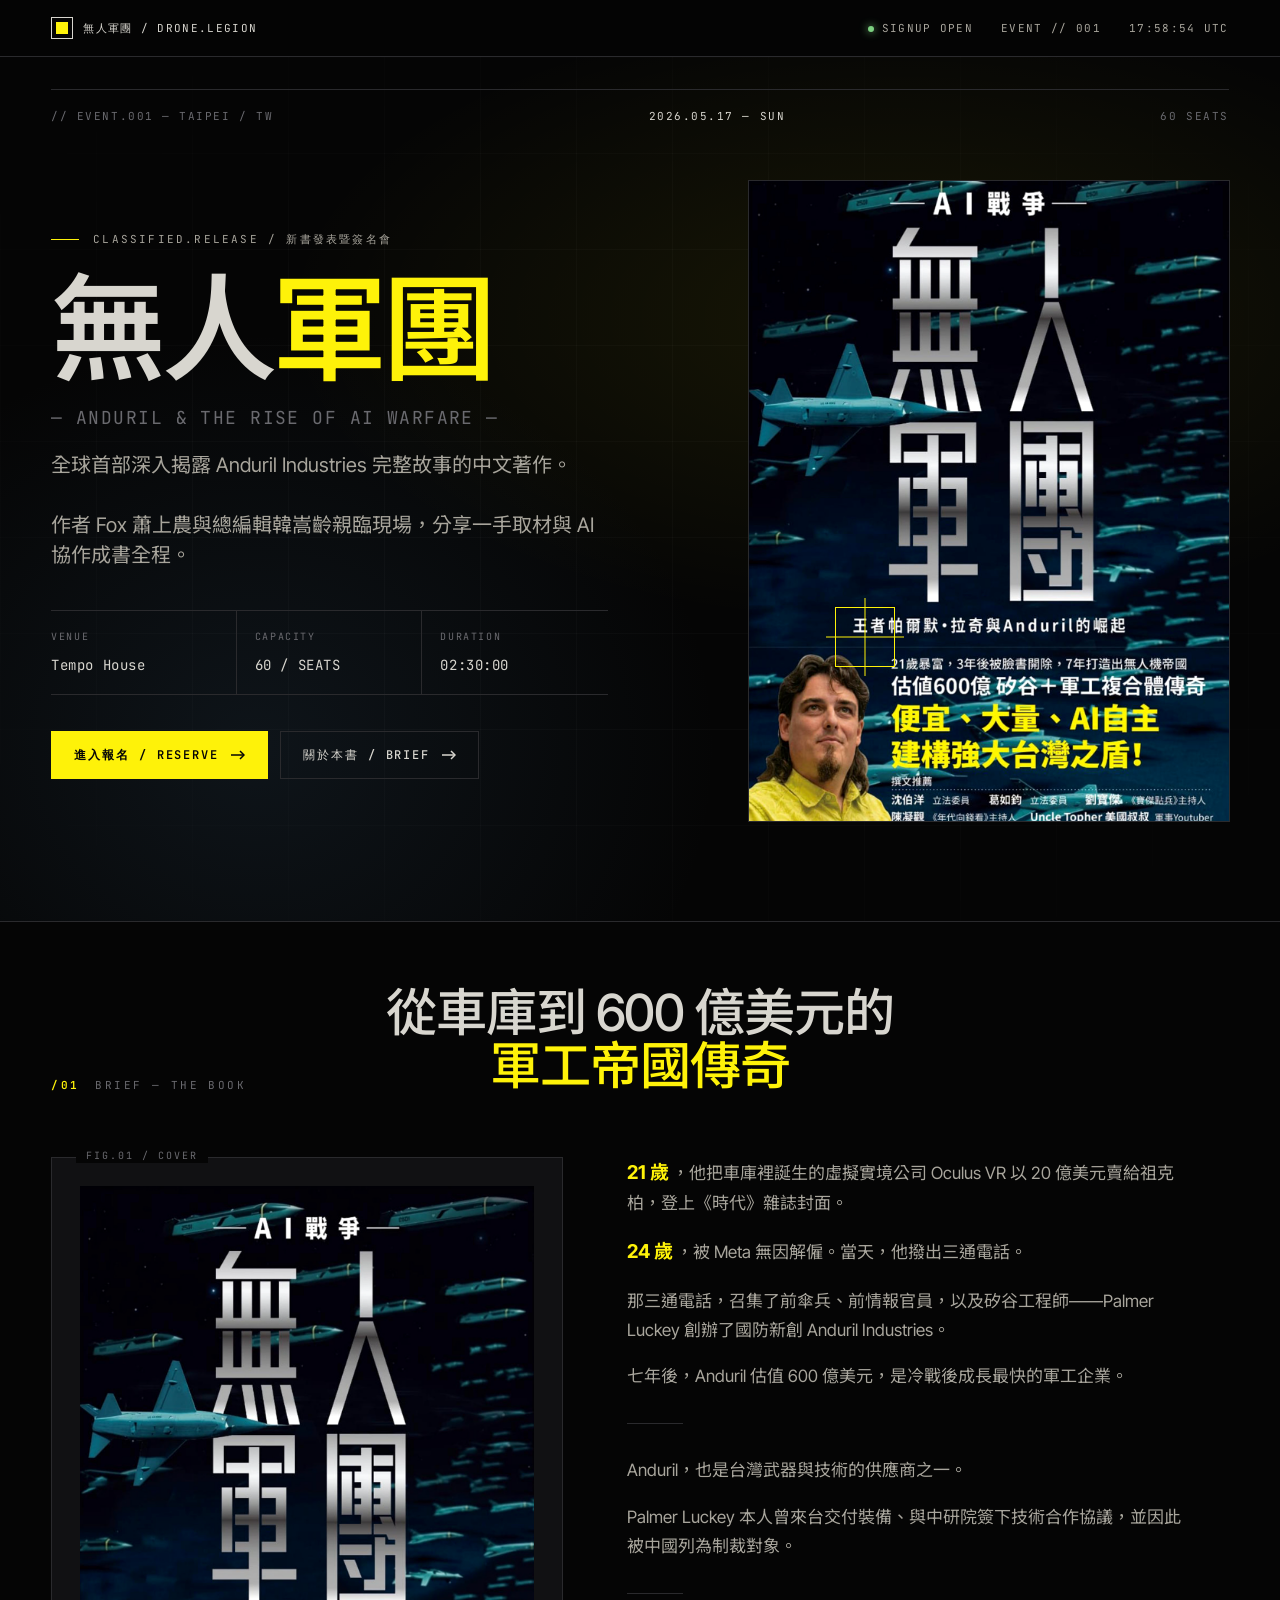
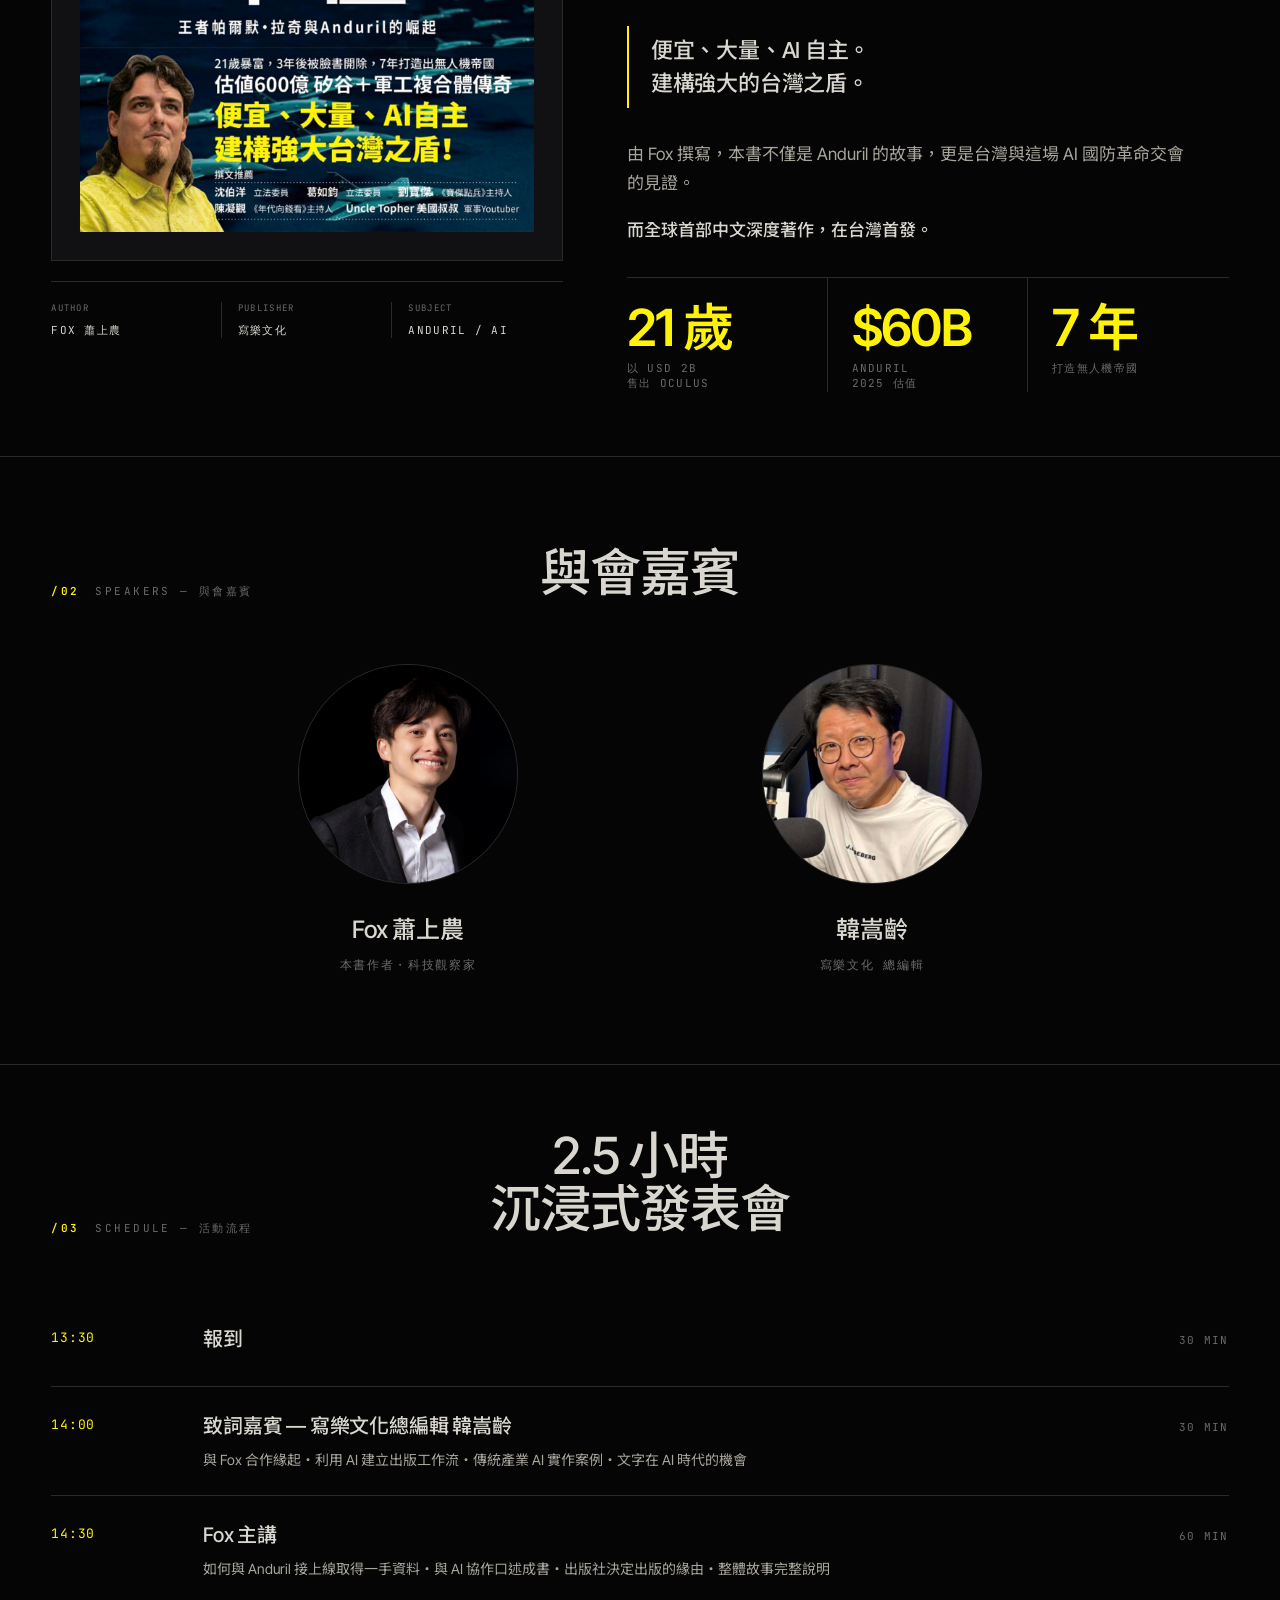
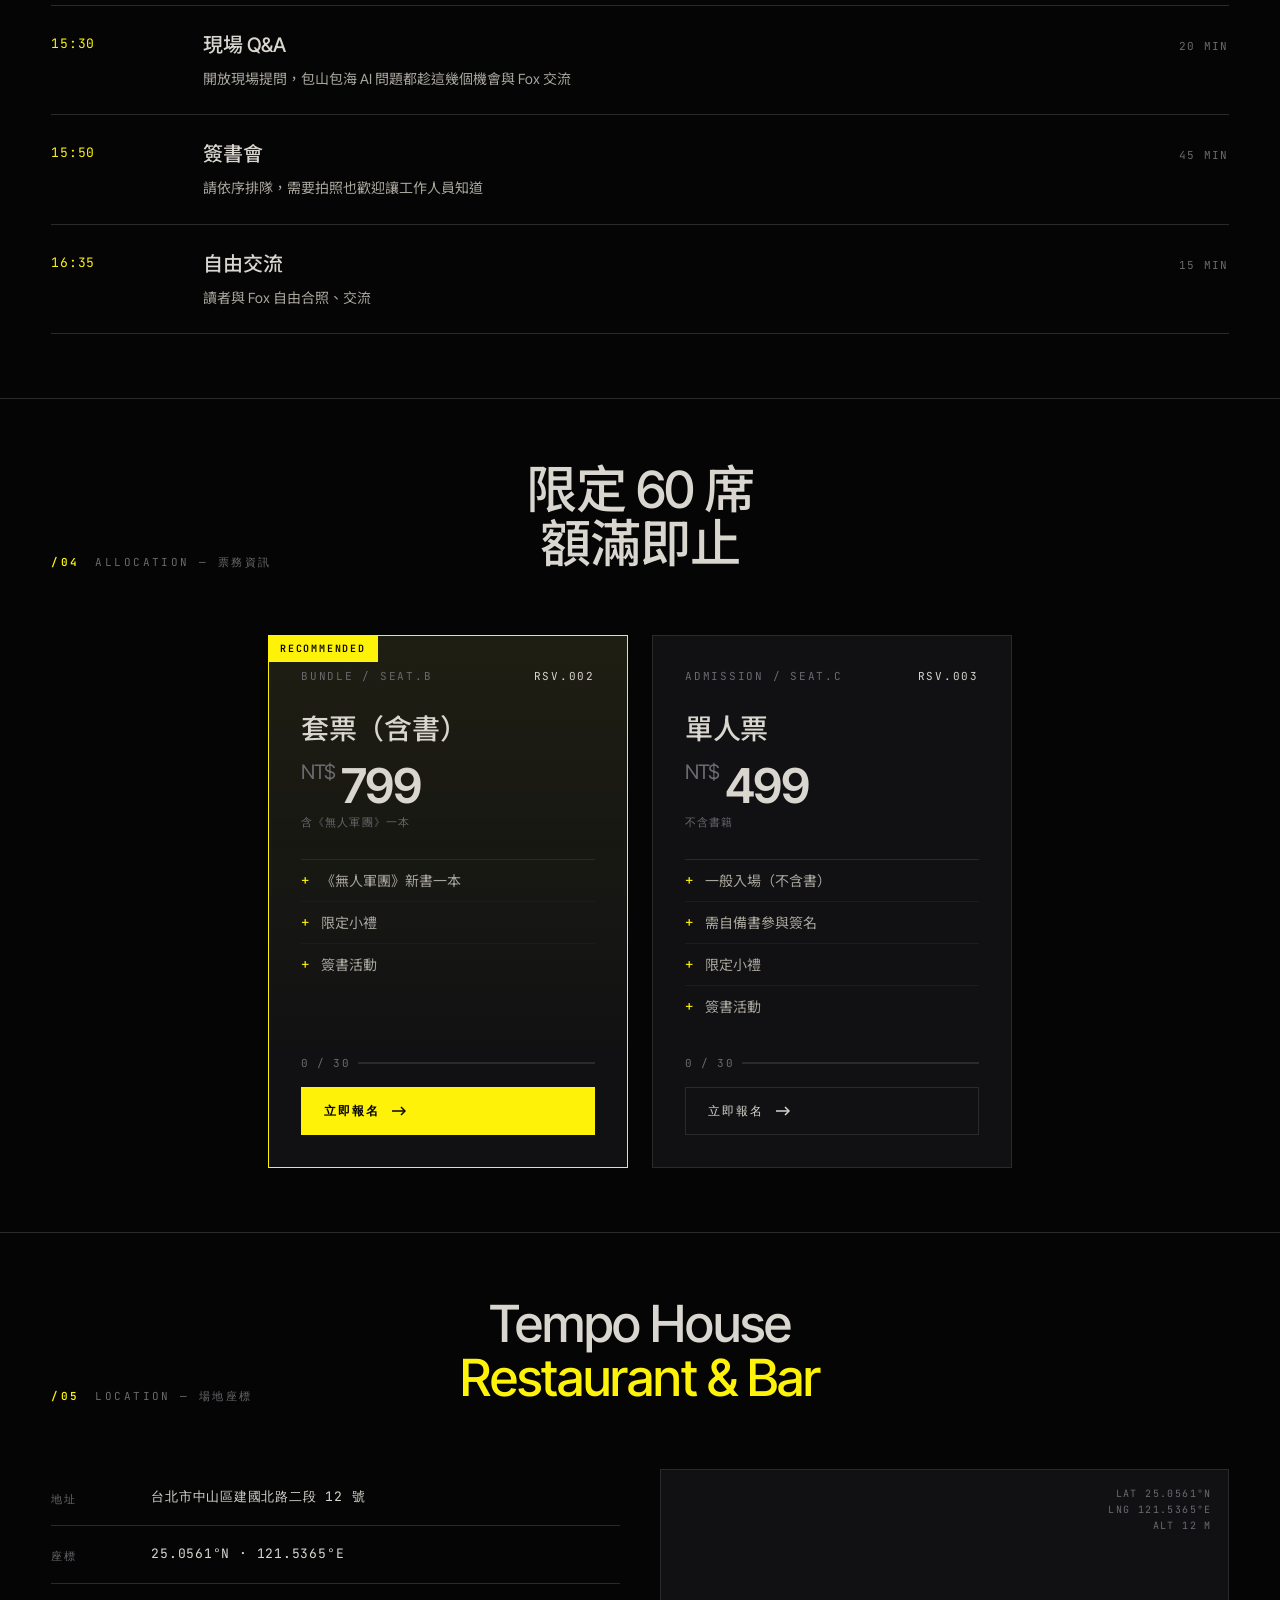
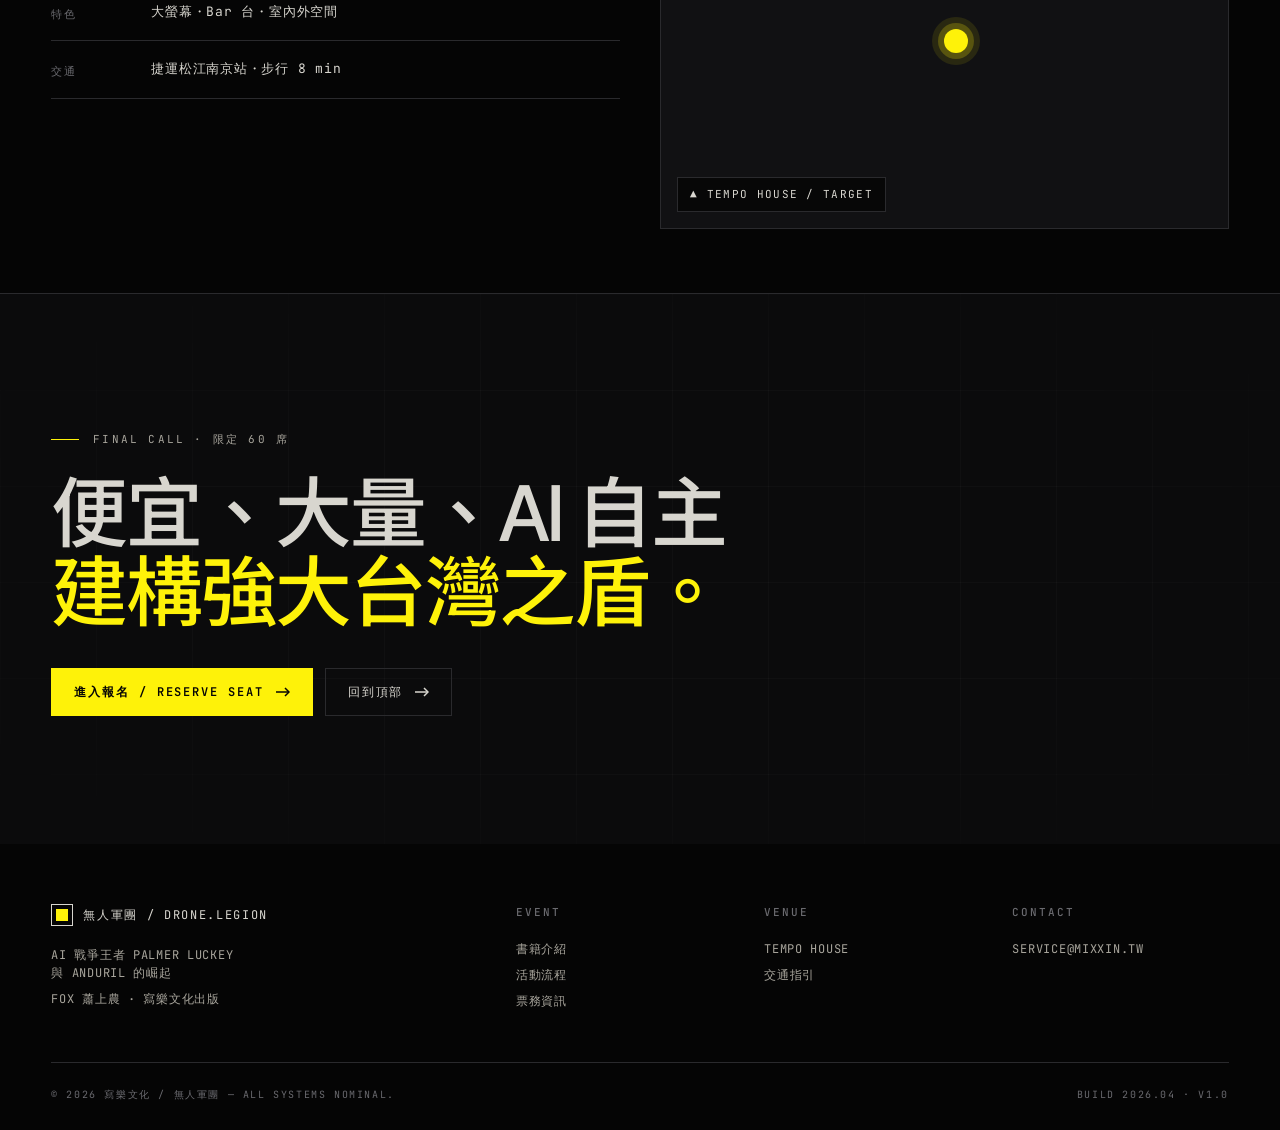
<file: index.html>
<!DOCTYPE html>
<html lang="zh-Hant">
<head>
  <meta charset="UTF-8" />
  <meta name="viewport" content="width=device-width, initial-scale=1.0" />
  <title>無人軍團 / 新書發表暨簽名會 — Anduril × Fox 蕭上農</title>
  <link rel="preconnect" href="https://fonts.googleapis.com" />
  <link rel="preconnect" href="https://fonts.gstatic.com" crossorigin />
  <link href="https://fonts.googleapis.com/css2?family=Inter+Tight:wght@400;500;600;700&family=JetBrains+Mono:wght@400;500;600&family=Noto+Sans+TC:wght@400;500;600;700&display=swap" rel="stylesheet" />
  <link rel="stylesheet" href="style.css" />
</head>
<body>
  <!-- ============ Reusable arrow icon ============ -->
  <svg width="0" height="0" style="position:absolute" aria-hidden="true">
    <defs>
      <symbol id="i-arr" viewBox="0 0 14 10">
        <path d="M9 1L13 5L9 9" stroke="currentColor" stroke-width="1.5" fill="none" />
        <path d="M0 5H13" stroke="currentColor" stroke-width="1.5" fill="none" />
      </symbol>
    </defs>
  </svg>

  <!-- ============ Status bar ============ -->
  <header class="statusbar">
    <div class="statusbar-inner">
      <a href="index.html" class="brandmark">
        <span class="brandmark-glyph"></span>
        <span>無人軍團 / DRONE.LEGION</span>
      </a>
      <div class="statusbar-meta">
        <span class="meta-hide-sm"><span class="dot"></span>SIGNUP OPEN</span>
        <span class="meta-hide-sm">EVENT // 001</span>
        <span id="utc-clock">--:--:-- UTC</span>
      </div>
    </div>
  </header>

  <!-- ============ Hero ============ -->
  <section class="hero">
    <div class="hero-bg"></div>
    <div class="bg-grid"></div>
    <div class="frame">
      <div class="hero-coords">
        <span>// EVENT.001 — TAIPEI / TW</span>
        <span>2026.05.17 — SUN</span>
        <span>60 SEATS</span>
      </div>
      <div class="hero-inner">
        <div>
          <div class="hero-eyebrow">CLASSIFIED.RELEASE / 新書發表暨簽名會</div>
          <h1 class="hero-title">
            <span class="strike">無人</span><span class="accent">軍團</span>
            <span class="small">— Anduril &amp; The Rise of AI Warfare —</span>
          </h1>
          <p class="hero-tagline">
            全球首部深入揭露 Anduril Industries 完整故事的中文著作。
            <br /><br />
            作者 Fox 蕭上農與總編輯韓嵩齡親臨現場，分享一手取材與 AI 協作成書全程。
          </p>
          <div class="hero-spec">
            <div>
              <span class="label">Venue</span>
              <span class="val">Tempo House</span>
            </div>
            <div>
              <span class="label">Capacity</span>
              <span class="val">60 / SEATS</span>
            </div>
            <div>
              <span class="label">Duration</span>
              <span class="val">02:30:00</span>
            </div>
          </div>
          <div class="hero-actions">
            <a href="checkout.html" class="btn btn-primary">
              進入報名 / Reserve <svg class="arr" width="14" height="10"><use href="#i-arr"/></svg>
            </a>
            <a href="#book" class="btn btn-ghost">
              關於本書 / Brief <svg class="arr" width="14" height="10"><use href="#i-arr"/></svg>
            </a>
          </div>
        </div>

        <div>
          <div class="cover-stage">
            <img src="assets/book-cover.png" alt="《無人軍團》書封" />
            <div class="crosshair"></div>
          </div>
        </div>
      </div>
    </div>
  </section>

  <!-- ============ /01 BRIEF — book ============ -->
  <section class="section" id="book">
    <div class="frame">
      <div class="section-head">
        <div class="kicker">
          <span class="num">/01</span>
          <span>BRIEF — THE BOOK</span>
        </div>
        <h2>從車庫到 600 億美元的<br /><span class="accent">軍工帝國傳奇</span></h2>
      </div>

      <div class="book-split">
        <div>
          <div class="book-frame">
            <img src="assets/book-cover.png" alt="《無人軍團》書封" />
          </div>
          <div class="book-meta-row">
            <div>
              <span class="lab">Author</span>
              <span class="v">Fox 蕭上農</span>
            </div>
            <div>
              <span class="lab">Publisher</span>
              <span class="v">寫樂文化</span>
            </div>
            <div>
              <span class="lab">Subject</span>
              <span class="v">Anduril / AI</span>
            </div>
          </div>
        </div>

        <div class="book-prose">
          <!-- 第一幕：人物起源 -->
          <p><strong class="age">21 歲</strong>，他把車庫裡誕生的虛擬實境公司 Oculus VR 以 20 億美元賣給祖克柏，登上《時代》雜誌封面。</p>
          <p><strong class="age">24 歲</strong>，被 Meta 無因解僱。當天，他撥出三通電話。</p>
          <p>那三通電話，召集了前傘兵、前情報官員，以及矽谷工程師——Palmer Luckey 創辦了國防新創 Anduril Industries。</p>
          <p>七年後，Anduril 估值 600 億美元，是冷戰後成長最快的軍工企業。</p>

          <hr class="prose-rule" />

          <!-- 第二幕：台灣連結 -->
          <p>Anduril，也是台灣武器與技術的供應商之一。</p>
          <p>Palmer Luckey 本人曾來台交付裝備、與中研院簽下技術合作協議，並因此被中國列為制裁對象。</p>

          <hr class="prose-rule" />

          <!-- 第三幕：本書定位 -->
          <div class="pull">
            便宜、大量、AI 自主。<br />
            建構強大的台灣之盾。
          </div>
          <p>由 Fox 撰寫，本書不僅是 Anduril 的故事，更是台灣與這場 AI 國防革命交會的見證。</p>
          <p class="closer">而全球首部中文深度著作，在台灣首發。</p>

          <div class="stat-bar">
            <div>
              <div class="num">21 歲</div>
              <div class="lab">以 USD 2B<br />售出 Oculus</div>
            </div>
            <div>
              <div class="num">$60B</div>
              <div class="lab">Anduril<br />2025 估值</div>
            </div>
            <div>
              <div class="num">7 年</div>
              <div class="lab">打造無人機帝國</div>
            </div>
          </div>
        </div>
      </div>
    </div>
  </section>

  <!-- ============ /02 SPEAKERS ============ -->
  <section class="section tight">
    <div class="frame">
      <div class="section-head">
        <div class="kicker">
          <span class="num">/02</span>
          <span>SPEAKERS — 與會嘉賓</span>
        </div>
        <h2>與會嘉賓</h2>
      </div>
      <div class="speakers">
        <div class="speaker">
          <div class="avatar">
            <img src="assets/speaker-fox.jpg" alt="Fox 蕭上農" />
          </div>
          <div class="sp-name">Fox 蕭上農</div>
          <div class="sp-role">本書作者・科技觀察家</div>
        </div>
        <div class="speaker">
          <div class="avatar">
            <img src="assets/speaker-han.jpg" alt="韓嵩齡" />
          </div>
          <div class="sp-name">韓嵩齡</div>
          <div class="sp-role">寫樂文化 總編輯</div>
        </div>
      </div>
    </div>
  </section>

  <!-- ============ /03 SCHEDULE ============ -->
  <section class="section" id="schedule">
    <div class="frame">
      <div class="section-head">
        <div class="kicker">
          <span class="num">/03</span>
          <span>SCHEDULE — 活動流程</span>
        </div>
        <h2>2.5 小時<br />沉浸式發表會</h2>
      </div>
      <div class="timeline">
        <div class="tl-row">
          <div class="tl-time">13:30</div>
          <div class="tl-content"><h4>報到</h4></div>
          <div class="tl-dur">30 MIN</div>
        </div>
        <div class="tl-row">
          <div class="tl-time">14:00</div>
          <div class="tl-content">
            <h4>致詞嘉賓 — 寫樂文化總編輯 韓嵩齡</h4>
            <p>與 Fox 合作緣起・利用 AI 建立出版工作流・傳統產業 AI 實作案例・文字在 AI 時代的機會</p>
          </div>
          <div class="tl-dur">30 MIN</div>
        </div>
        <div class="tl-row">
          <div class="tl-time">14:30</div>
          <div class="tl-content">
            <h4>Fox 主講</h4>
            <p>如何與 Anduril 接上線取得一手資料・與 AI 協作口述成書・出版社決定出版的緣由・整體故事完整說明</p>
          </div>
          <div class="tl-dur">60 MIN</div>
        </div>
        <div class="tl-row">
          <div class="tl-time">15:30</div>
          <div class="tl-content">
            <h4>現場 Q&amp;A</h4>
            <p>開放現場提問，包山包海 AI 問題都趁這幾個機會與 Fox 交流</p>
          </div>
          <div class="tl-dur">20 MIN</div>
        </div>
        <div class="tl-row">
          <div class="tl-time">15:50</div>
          <div class="tl-content">
            <h4>簽書會</h4>
            <p>請依序排隊，需要拍照也歡迎讓工作人員知道</p>
          </div>
          <div class="tl-dur">45 MIN</div>
        </div>
        <div class="tl-row">
          <div class="tl-time">16:35</div>
          <div class="tl-content">
            <h4>自由交流</h4>
            <p>讀者與 Fox 自由合照、交流</p>
          </div>
          <div class="tl-dur">15 MIN</div>
        </div>
      </div>
    </div>
  </section>

  <!-- ============ /04 TICKETS ============ -->
  <section class="section" id="tickets">
    <div class="frame">
      <div class="section-head">
        <div class="kicker">
          <span class="num">/04</span>
          <span>ALLOCATION — 票務資訊</span>
        </div>
        <h2>限定 60 席<br />額滿即止</h2>
      </div>
      <div class="tickets two">
        <div class="ticket featured">
          <div class="ticket-tag">
            <span>BUNDLE / SEAT.B</span>
            <span class="code">RSV.002</span>
          </div>
          <h3>套票（含書）</h3>
          <div class="price"><span class="cur">NT$</span>799</div>
          <div class="price-note">含《無人軍團》一本</div>
          <ul>
            <li>《無人軍團》新書一本</li>
            <li>限定小禮</li>
            <li>簽書活動</li>
          </ul>
          <div class="availability">
            <span>0 / 30</span>
            <div class="bar"><i style="width:0%"></i></div>
          </div>
          <a href="checkout.html?t=bundle" class="btn btn-primary">
            立即報名 <svg class="arr" width="14" height="10"><use href="#i-arr"/></svg>
          </a>
        </div>

        <div class="ticket">
          <div class="ticket-tag">
            <span>ADMISSION / SEAT.C</span>
            <span class="code">RSV.003</span>
          </div>
          <h3>單人票</h3>
          <div class="price"><span class="cur">NT$</span>499</div>
          <div class="price-note">不含書籍</div>
          <ul>
            <li>一般入場（不含書）</li>
            <li>需自備書參與簽名</li>
            <li>限定小禮</li>
            <li>簽書活動</li>
          </ul>
          <div class="availability">
            <span>0 / 30</span>
            <div class="bar"><i style="width:0%"></i></div>
          </div>
          <a href="checkout.html?t=admission" class="btn btn-ghost">
            立即報名 <svg class="arr" width="14" height="10"><use href="#i-arr"/></svg>
          </a>
        </div>
      </div>
    </div>
  </section>

  <!-- ============ /05 VENUE ============ -->
  <section class="section" id="venue">
    <div class="frame">
      <div class="section-head">
        <div class="kicker">
          <span class="num">/05</span>
          <span>LOCATION — 場地座標</span>
        </div>
        <h2>Tempo House<br /><span class="accent">Restaurant &amp; Bar</span></h2>
      </div>

      <div class="venue">
        <div class="venue-info">
          <dl>
            <dt>地址</dt>
            <dd>台北市中山區建國北路二段 12 號</dd>
            <dt>座標</dt>
            <dd class="mono">25.0561°N · 121.5365°E</dd>
            <dt>特色</dt>
            <dd>大螢幕・Bar 台・室內外空間</dd>
            <dt>交通</dt>
            <dd>捷運松江南京站・步行 8 min</dd>
          </dl>
        </div>
        <div class="venue-map">
          <iframe
            class="map-iframe"
            src="https://maps.google.com/maps?ll=25.0561,121.5365&z=17&hl=zh-TW&output=embed&t=m"
            loading="lazy"
            referrerpolicy="no-referrer-when-downgrade"
            allowfullscreen
            title="Tempo House Map"></iframe>
          <div class="map-pin"></div>
          <div class="map-coords">
            LAT 25.0561°N<br />
            LNG 121.5365°E<br />
            ALT 12 M
          </div>
          <div class="map-label">▲ TEMPO HOUSE / TARGET</div>
        </div>
      </div>
    </div>
  </section>

  <!-- ============ CTA ============ -->
  <section class="cta">
    <div class="bg-grid"></div>
    <div class="frame">
      <div class="cta-inner">
        <div class="hero-eyebrow">FINAL CALL · 限定 60 席</div>
        <h2>便宜、大量、AI 自主<br /><span class="accent">建構強大台灣之盾。</span></h2>
        <div class="hero-actions">
          <a href="checkout.html" class="btn btn-primary">
            進入報名 / Reserve seat <svg class="arr" width="14" height="10"><use href="#i-arr"/></svg>
          </a>
          <a href="#book" class="btn btn-ghost">
            回到頂部 <svg class="arr" width="14" height="10"><use href="#i-arr"/></svg>
          </a>
        </div>
      </div>
    </div>
  </section>

  <!-- ============ Footer ============ -->
  <footer class="footer">
    <div class="frame">
      <div class="footer-grid">
        <div>
          <div class="brandmark" style="margin-bottom:16px">
            <span class="brandmark-glyph"></span>
            <span style="color:var(--bone);font-size:12px;letter-spacing:.14em">無人軍團 / DRONE.LEGION</span>
          </div>
          <p>AI 戰爭王者 PALMER LUCKEY<br />與 ANDURIL 的崛起</p>
          <p>FOX 蕭上農 · 寫樂文化出版</p>
        </div>
        <div>
          <h5>EVENT</h5>
          <a href="#book">書籍介紹</a>
          <a href="#schedule">活動流程</a>
          <a href="#tickets">票務資訊</a>
        </div>
        <div>
          <h5>VENUE</h5>
          <a href="#venue">Tempo House</a>
          <a href="#venue">交通指引</a>
        </div>
        <div>
          <h5>CONTACT</h5>
          <a href="mailto:service@mixxin.tw">SERVICE@MIXXIN.TW</a>
        </div>
      </div>
      <div class="footer-bot">
        <span>© 2026 寫樂文化 / 無人軍團 — All systems nominal.</span>
        <span>BUILD 2026.04 · v1.0</span>
      </div>
    </div>
  </footer>

  <script src="script.js"></script>
</body>
</html>
</file>
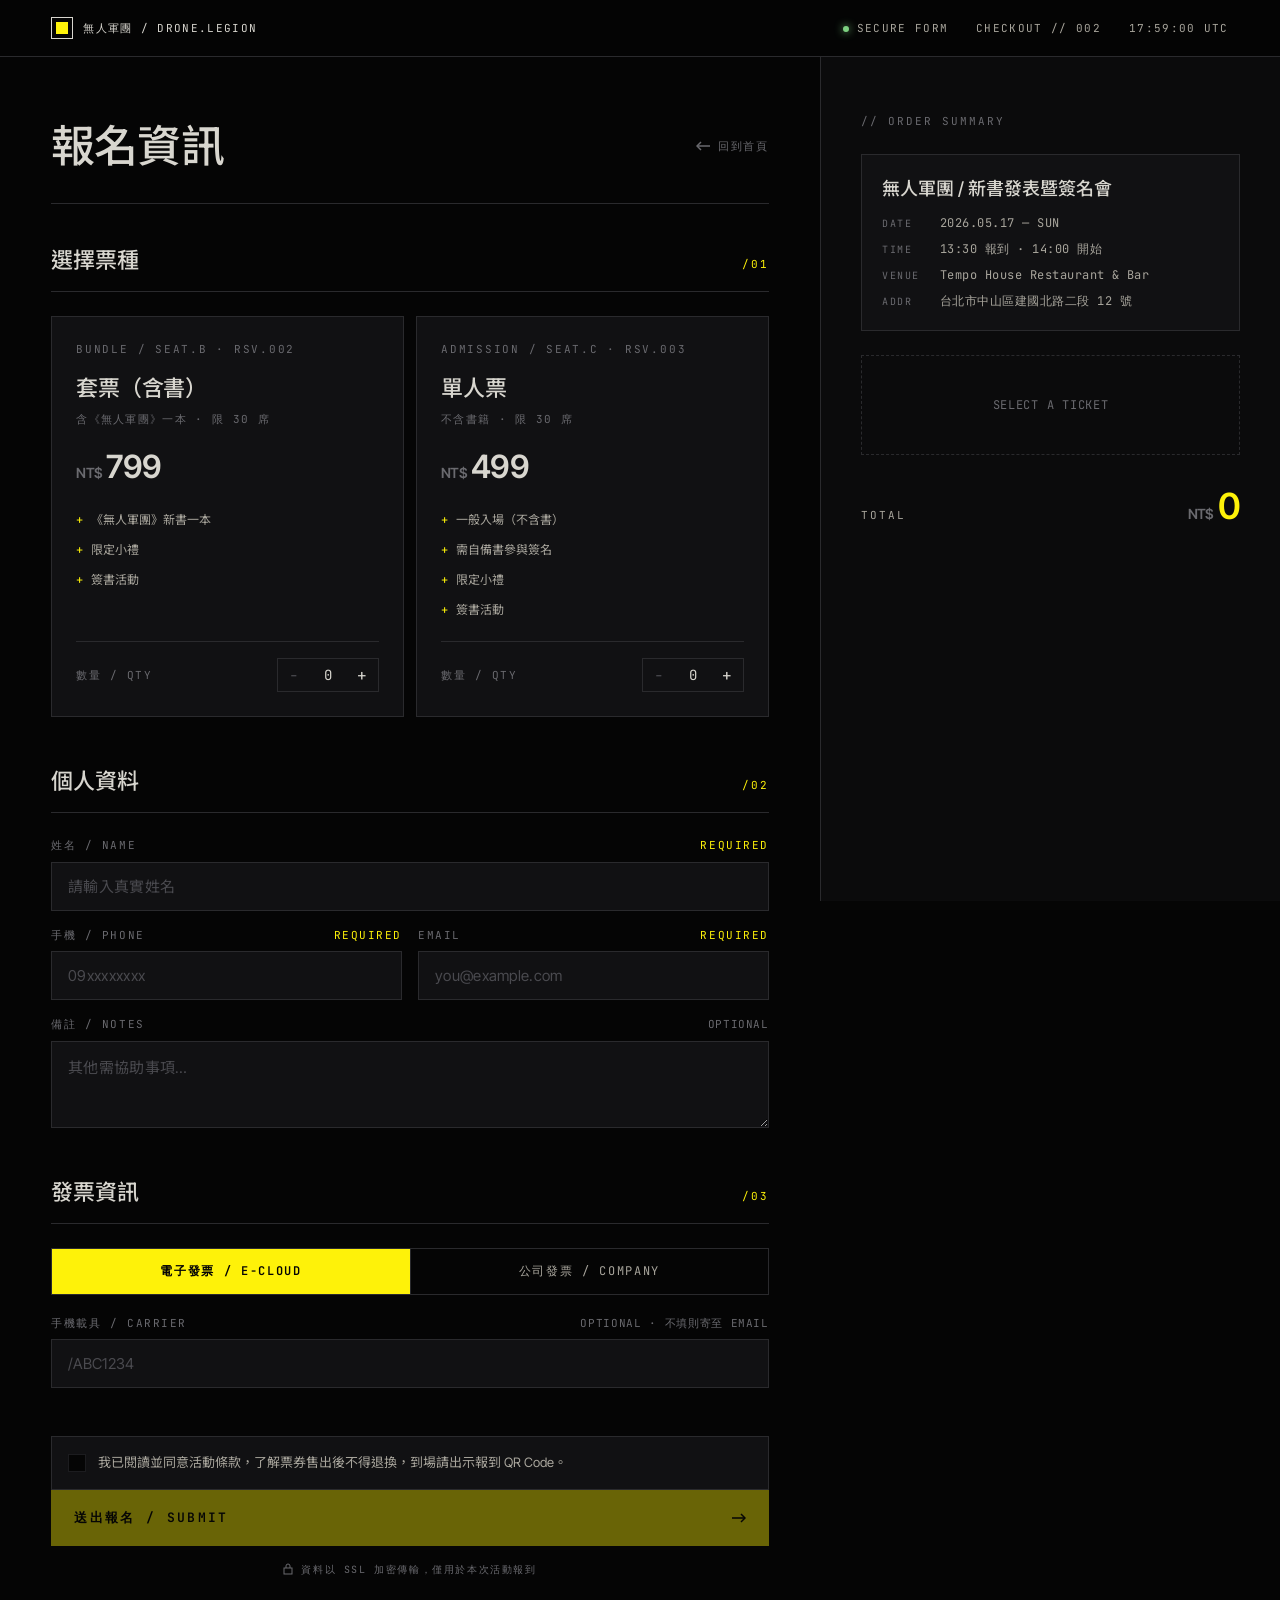
<file: checkout.html>
<!DOCTYPE html>
<html lang="zh-Hant">
<head>
  <meta charset="UTF-8" />
  <meta name="viewport" content="width=device-width, initial-scale=1.0" />
  <title>報名 / 無人軍團 新書發表暨簽名會</title>
  <link rel="preconnect" href="https://fonts.googleapis.com" />
  <link rel="preconnect" href="https://fonts.gstatic.com" crossorigin />
  <link href="https://fonts.googleapis.com/css2?family=Inter+Tight:wght@400;500;600;700&family=JetBrains+Mono:wght@400;500;600&family=Noto+Sans+TC:wght@400;500;600;700&display=swap" rel="stylesheet" />
  <link rel="stylesheet" href="style.css" />
</head>
<body>
  <svg width="0" height="0" style="position:absolute" aria-hidden="true">
    <defs>
      <symbol id="i-arr" viewBox="0 0 14 10">
        <path d="M9 1L13 5L9 9" stroke="currentColor" stroke-width="1.5" fill="none" />
        <path d="M0 5H13" stroke="currentColor" stroke-width="1.5" fill="none" />
      </symbol>
      <symbol id="i-back" viewBox="0 0 14 10">
        <path d="M5 1L1 5L5 9" stroke="currentColor" stroke-width="1.5" fill="none" />
        <path d="M14 5H1" stroke="currentColor" stroke-width="1.5" fill="none" />
      </symbol>
    </defs>
  </svg>

  <!-- ============ Status bar ============ -->
  <header class="statusbar">
    <div class="statusbar-inner">
      <a href="index.html" class="brandmark">
        <span class="brandmark-glyph"></span>
        <span>無人軍團 / DRONE.LEGION</span>
      </a>
      <div class="statusbar-meta">
        <span class="meta-hide-sm"><span class="dot"></span>SECURE FORM</span>
        <span class="meta-hide-sm">CHECKOUT // 002</span>
        <span id="utc-clock">--:--:-- UTC</span>
      </div>
    </div>
  </header>

  <!-- ============ Main shell ============ -->
  <div class="checkout-shell">

    <!-- ===== Form panel ===== -->
    <main class="checkout-main" id="form-panel">
      <div class="page-header">
        <h1>報名資訊</h1>
        <a href="index.html" class="back">
          <svg class="arr" width="14" height="10"><use href="#i-back"/></svg>
          回到首頁
        </a>
      </div>

      <form id="signup-form" novalidate>
        <!-- 票種選擇 -->
        <div class="form-section" style="margin-top:0">
          <div class="head">
            <h3>選擇票種</h3>
            <span class="num">/01</span>
          </div>
          <div class="choose-tickets" id="ticket-choose">
            <div class="choose-card" data-ticket="bundle">
              <div class="code">BUNDLE / SEAT.B · RSV.002</div>
              <h4>套票（含書）</h4>
              <div class="seats">含《無人軍團》一本 · 限 30 席</div>
              <div class="price"><span class="cur">NT$</span>799</div>
              <ul>
                <li>《無人軍團》新書一本</li>
                <li>限定小禮</li>
                <li>簽書活動</li>
              </ul>
              <div class="qty-row">
                <span class="qty-label">數量 / QTY</span>
                <div class="qty">
                  <button type="button" data-action="dec" data-ticket="bundle" disabled>−</button>
                  <span data-qty="bundle">0</span>
                  <button type="button" data-action="inc" data-ticket="bundle">+</button>
                </div>
              </div>
            </div>
            <div class="choose-card" data-ticket="admission">
              <div class="code">ADMISSION / SEAT.C · RSV.003</div>
              <h4>單人票</h4>
              <div class="seats">不含書籍 · 限 30 席</div>
              <div class="price"><span class="cur">NT$</span>499</div>
              <ul>
                <li>一般入場（不含書）</li>
                <li>需自備書參與簽名</li>
                <li>限定小禮</li>
                <li>簽書活動</li>
              </ul>
              <div class="qty-row">
                <span class="qty-label">數量 / QTY</span>
                <div class="qty">
                  <button type="button" data-action="dec" data-ticket="admission" disabled>−</button>
                  <span data-qty="admission">0</span>
                  <button type="button" data-action="inc" data-ticket="admission">+</button>
                </div>
              </div>
            </div>
          </div>
        </div>

        <!-- 個資 -->
        <div class="form-section">
          <div class="head">
            <h3>個人資料</h3>
            <span class="num">/02</span>
          </div>
          <div class="form-grid">
            <div class="field full">
              <label>
                <span>姓名 / NAME</span>
                <span class="req">REQUIRED</span>
              </label>
              <input type="text" name="name" id="f-name" placeholder="請輸入真實姓名" required />
              <span class="err" id="err-name" hidden>請輸入姓名</span>
            </div>

            <div class="field">
              <label>
                <span>手機 / PHONE</span>
                <span class="req">REQUIRED</span>
              </label>
              <input type="tel" name="phone" id="f-phone" placeholder="09xxxxxxxx" inputmode="numeric" maxlength="10" required />
              <span class="err" id="err-phone" hidden>請輸入有效手機（10 碼）</span>
            </div>

            <div class="field">
              <label>
                <span>EMAIL</span>
                <span class="req">REQUIRED</span>
              </label>
              <input type="email" name="email" id="f-email" placeholder="you@example.com" required />
              <span class="err" id="err-email" hidden>請輸入有效 Email</span>
            </div>

            <div class="field full">
              <label>
                <span>備註 / NOTES</span>
                <span class="help">OPTIONAL</span>
              </label>
              <textarea name="notes" id="f-notes" rows="3" placeholder="其他需協助事項…"></textarea>
            </div>
          </div>

        </div>

        <!-- 發票 -->
        <div class="form-section">
          <div class="head">
            <h3>發票資訊</h3>
            <span class="num">/03</span>
          </div>

          <div class="inv-tabs">
            <button type="button" class="inv-tab active" data-inv="ecloud">電子發票 / E-CLOUD</button>
            <button type="button" class="inv-tab" data-inv="company">公司發票 / COMPANY</button>
          </div>

          <!-- 電子發票：手機載具 -->
          <div class="form-grid" id="inv-ecloud-fields">
            <div class="field full">
              <label>
                <span>手機載具 / CARRIER</span>
                <span class="help">OPTIONAL · 不填則寄至 Email</span>
              </label>
              <input type="text" name="carrier" id="f-carrier" placeholder="/ABC1234" maxlength="8" autocapitalize="characters" />
              <span class="err" id="err-carrier" hidden>載具格式：「/」開頭 + 7 碼英數</span>
            </div>
          </div>

          <!-- 公司發票：統編 + 抬頭 -->
          <div class="form-grid" id="inv-company-fields" hidden>
            <div class="field">
              <label>
                <span>統一編號 / TAX ID</span>
                <span class="req">REQUIRED</span>
              </label>
              <input type="text" name="tax_id" id="f-tax-id" placeholder="8 碼數字" inputmode="numeric" maxlength="8" />
              <span class="err" id="err-tax-id" hidden>請輸入 8 碼統編</span>
            </div>
            <div class="field">
              <label>
                <span>公司抬頭 / TITLE</span>
                <span class="req">REQUIRED</span>
              </label>
              <input type="text" name="tax_title" id="f-tax-title" placeholder="公司全名" />
              <span class="err" id="err-tax-title" hidden>請輸入公司抬頭</span>
            </div>
          </div>
        </div>

        <div class="form-section">
          <label class="toggle-row" id="agree-row">
            <span class="check" id="agree-check"></span>
            <span class="text">
              我已閱讀並同意活動條款，了解票券售出後不得退換，到場請出示報到 QR Code。
            </span>
          </label>
        </div>

        <button type="submit" class="go-btn" id="submit-btn" disabled>
          <span>送出報名 / Submit</span>
          <svg class="arr" width="14" height="10"><use href="#i-arr"/></svg>
        </button>
        <div class="secure">
          <svg width="10" height="12" viewBox="0 0 10 12" fill="none">
            <rect x="1" y="5" width="8" height="6" stroke="currentColor" stroke-width="1" fill="none" />
            <path d="M3 5V3a2 2 0 1 1 4 0v2" stroke="currentColor" stroke-width="1" fill="none" />
          </svg>
          資料以 SSL 加密傳輸，僅用於本次活動報到
        </div>
      </form>
    </main>

    <!-- ===== Summary side ===== -->
    <aside class="checkout-side">
      <div class="sum-title">// ORDER SUMMARY</div>

      <div class="sum-event">
        <h4>無人軍團 / 新書發表暨簽名會</h4>
        <div class="meta">
          <span><span class="lab">DATE</span>2026.05.17 — SUN</span>
          <span><span class="lab">TIME</span>13:30 報到 · 14:00 開始</span>
          <span><span class="lab">VENUE</span>Tempo House Restaurant &amp; Bar</span>
          <span><span class="lab">ADDR</span>台北市中山區建國北路二段 12 號</span>
        </div>
      </div>

      <div id="sum-line-wrap">
        <div class="sum-empty">SELECT A TICKET</div>
      </div>

      <div class="sum-total" id="sum-total" hidden>
        <span class="lab">TOTAL</span>
        <span class="val"><span class="cur">NT$</span><span id="sum-total-val">0</span></span>
      </div>
    </aside>

  </div>

  <script src="script.js"></script>
  <script>
    (function(){
      const TICKETS = {
        bundle:    { name: "套票（含書）", code: "RSV.002", price: 799, note: "含《無人軍團》一本" },
        admission: { name: "單人票",       code: "RSV.003", price: 499, note: "不含書籍" }
      };

      // 1. 票種數量管理
      const QTY = { bundle: 0, admission: 0 };
      const MAX_PER_TICKET = 30;

      function setQty(ticketKey, qty) {
        qty = Math.max(0, Math.min(MAX_PER_TICKET, qty));
        QTY[ticketKey] = qty;
        document.querySelector(`[data-qty="${ticketKey}"]`).textContent = String(qty);
        const card = document.querySelector(`.choose-card[data-ticket="${ticketKey}"]`);
        card.classList.toggle("selected", qty > 0);
        card.querySelector('[data-action="dec"]').disabled = qty === 0;
        card.querySelector('[data-action="inc"]').disabled = qty >= MAX_PER_TICKET;
        updateSummary();
        validate();
      }

      document.querySelectorAll(".qty button").forEach(btn => {
        btn.addEventListener("click", e => {
          e.preventDefault();
          const action = btn.dataset.action;
          const ticket = btn.dataset.ticket;
          setQty(ticket, QTY[ticket] + (action === "inc" ? 1 : -1));
        });
      });

      // 2. URL ?t=bundle / ?t=admission 預選 1 張
      const urlT = new URLSearchParams(location.search).get("t");
      if (urlT && TICKETS[urlT]) setQty(urlT, 1);

      // 2.5 發票切換
      let invType = "ecloud";
      const ecloudFields  = document.getElementById("inv-ecloud-fields");
      const companyFields = document.getElementById("inv-company-fields");
      document.querySelectorAll(".inv-tab").forEach(tab => {
        tab.addEventListener("click", () => {
          invType = tab.dataset.inv;
          document.querySelectorAll(".inv-tab").forEach(t => t.classList.toggle("active", t === tab));
          ecloudFields.hidden  = invType !== "ecloud";
          companyFields.hidden = invType !== "company";
          validate();
        });
      });

      // 載具格式：/ + 7 碼英數
      document.getElementById("f-carrier").addEventListener("input", e => {
        e.target.value = e.target.value.toUpperCase();
        validate();
      });
      document.getElementById("f-carrier").addEventListener("blur", () => {
        const v = document.getElementById("f-carrier").value.trim();
        toggleErr("f-carrier", "err-carrier", v.length > 0 && !/^\/[A-Z0-9]{7}$/.test(v));
      });

      // 統編：8 碼數字
      document.getElementById("f-tax-id").addEventListener("input", e => {
        e.target.value = e.target.value.replace(/\D/g, "");
        validate();
      });
      document.getElementById("f-tax-id").addEventListener("blur", () => {
        const v = document.getElementById("f-tax-id").value.trim();
        toggleErr("f-tax-id", "err-tax-id", !/^\d{8}$/.test(v));
      });
      document.getElementById("f-tax-title").addEventListener("input", validate);
      document.getElementById("f-tax-title").addEventListener("blur", () => {
        const v = document.getElementById("f-tax-title").value.trim();
        toggleErr("f-tax-title", "err-tax-title", v.length < 1);
      });

      // 3. 同意條款
      const agreeRow = document.getElementById("agree-row");
      let agreed = false;
      agreeRow.addEventListener("click", e => {
        e.preventDefault();
        agreed = !agreed;
        agreeRow.classList.toggle("checked", agreed);
        document.getElementById("agree-check").textContent = agreed ? "✓" : "";
        validate();
      });

      // 4. 即時驗證
      const form = document.getElementById("signup-form");
      const submitBtn = document.getElementById("submit-btn");
      ["f-name", "f-phone", "f-email"].forEach(id => {
        document.getElementById(id).addEventListener("input", validate);
      });

      // 手機 / Email 即時格式檢查
      document.getElementById("f-phone").addEventListener("blur", () => {
        const v = document.getElementById("f-phone").value.trim();
        toggleErr("f-phone", "err-phone", !/^09\d{8}$/.test(v));
      });
      document.getElementById("f-email").addEventListener("blur", () => {
        const v = document.getElementById("f-email").value.trim();
        toggleErr("f-email", "err-email", !/^[^\s@]+@[^\s@]+\.[^\s@]+$/.test(v));
      });
      document.getElementById("f-name").addEventListener("blur", () => {
        const v = document.getElementById("f-name").value.trim();
        toggleErr("f-name", "err-name", v.length < 2);
      });

      function toggleErr(inputId, errId, hasErr) {
        document.getElementById(inputId).classList.toggle("invalid", hasErr);
        document.getElementById(errId).hidden = !hasErr;
      }

      function validate() {
        const totalQty = QTY.bundle + QTY.admission;
        const name   = document.getElementById("f-name").value.trim();
        const phone  = document.getElementById("f-phone").value.trim();
        const email  = document.getElementById("f-email").value.trim();
        const carrier = document.getElementById("f-carrier").value.trim();
        const taxId   = document.getElementById("f-tax-id").value.trim();
        const taxTitle = document.getElementById("f-tax-title").value.trim();

        let invOk = true;
        if (invType === "ecloud") {
          // 載具空字串 OK，否則必須符合格式
          invOk = carrier.length === 0 || /^\/[A-Z0-9]{7}$/.test(carrier);
        } else {
          invOk = /^\d{8}$/.test(taxId) && taxTitle.length >= 1;
        }

        const ok = totalQty > 0
                && name.length >= 2
                && /^09\d{8}$/.test(phone)
                && /^[^\s@]+@[^\s@]+\.[^\s@]+$/.test(email)
                && invOk
                && agreed;
        submitBtn.disabled = !ok;
      }

      // 5. 摘要更新
      function updateSummary() {
        const wrap  = document.getElementById("sum-line-wrap");
        const total = document.getElementById("sum-total");
        const val   = document.getElementById("sum-total-val");
        let totalAmount = 0;
        const lines = [];
        for (const key of ["bundle", "admission"]) {
          if (QTY[key] > 0) {
            const t = TICKETS[key];
            const sub = t.price * QTY[key];
            totalAmount += sub;
            lines.push(
              '<div class="sum-line">' +
                '<span class="name">' + t.name + ' × ' + QTY[key] +
                  '<small>' + t.code + ' · NT$ ' + t.price.toLocaleString() + ' / 張</small>' +
                '</span>' +
                '<span class="val">NT$ ' + sub.toLocaleString() + '</span>' +
              '</div>'
            );
          }
        }
        if (lines.length === 0) {
          wrap.innerHTML = '<div class="sum-empty">SELECT TICKETS</div>';
          total.hidden = true;
        } else {
          wrap.innerHTML = lines.join("");
          val.textContent = totalAmount.toLocaleString();
          total.hidden = false;
        }
      }

      // 6. 提交 → 模擬導向金流，回來時 redirect 到 thanks.html
      form.addEventListener("submit", e => {
        e.preventDefault();
        if (submitBtn.disabled) return;
        submitBtn.querySelector("span").textContent = "處理中...";
        submitBtn.disabled = true;
        setTimeout(() => {
          const id = "DL-2026-" + Math.random().toString(36).slice(2, 8).toUpperCase();
          const params = new URLSearchParams({
            order: id,
            bundle: QTY.bundle,
            admission: QTY.admission
          });
          window.location.href = "thanks.html?" + params.toString();
        }, 800);
      });
    })();
  </script>
</body>
</html>
</file>
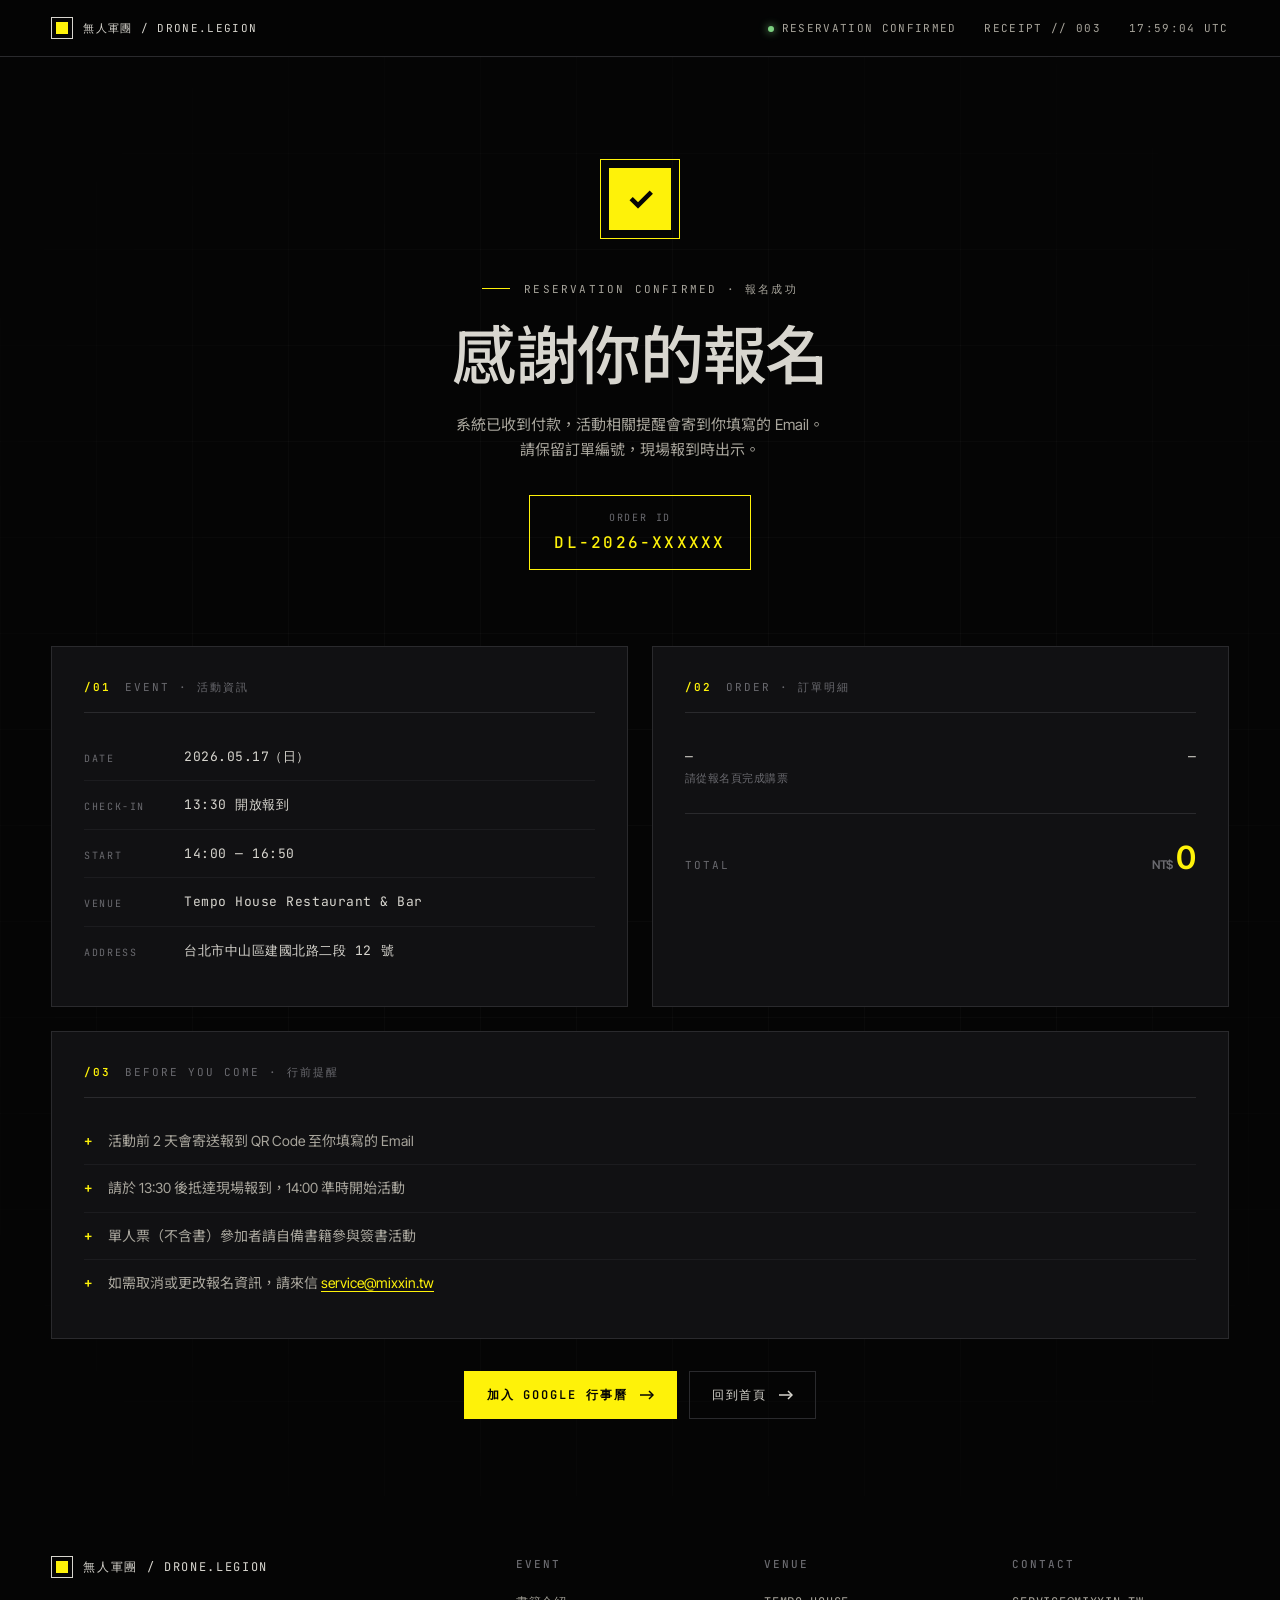
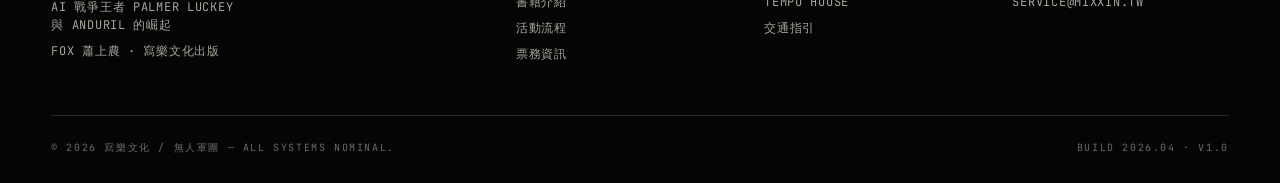
<file: thanks.html>
<!DOCTYPE html>
<html lang="zh-Hant">
<head>
  <meta charset="UTF-8" />
  <meta name="viewport" content="width=device-width, initial-scale=1.0" />
  <title>報名成功 / 無人軍團 新書發表暨簽名會</title>
  <link rel="preconnect" href="https://fonts.googleapis.com" />
  <link rel="preconnect" href="https://fonts.gstatic.com" crossorigin />
  <link href="https://fonts.googleapis.com/css2?family=Inter+Tight:wght@400;500;600;700&family=JetBrains+Mono:wght@400;500;600&family=Noto+Sans+TC:wght@400;500;600;700&display=swap" rel="stylesheet" />
  <link rel="stylesheet" href="style.css" />
</head>
<body>
  <svg width="0" height="0" style="position:absolute" aria-hidden="true">
    <defs>
      <symbol id="i-arr" viewBox="0 0 14 10">
        <path d="M9 1L13 5L9 9" stroke="currentColor" stroke-width="1.5" fill="none" />
        <path d="M0 5H13" stroke="currentColor" stroke-width="1.5" fill="none" />
      </symbol>
    </defs>
  </svg>

  <!-- ============ Status bar ============ -->
  <header class="statusbar">
    <div class="statusbar-inner">
      <a href="index.html" class="brandmark">
        <span class="brandmark-glyph"></span>
        <span>無人軍團 / DRONE.LEGION</span>
      </a>
      <div class="statusbar-meta">
        <span class="meta-hide-sm"><span class="dot"></span>RESERVATION CONFIRMED</span>
        <span class="meta-hide-sm">RECEIPT // 003</span>
        <span id="utc-clock">--:--:-- UTC</span>
      </div>
    </div>
  </header>

  <main class="thanks-shell">
    <div class="bg-grid"></div>

    <div class="frame">
      <!-- Hero / success -->
      <section class="thanks-hero">
        <div class="success-mark"></div>
        <div class="hero-eyebrow">RESERVATION CONFIRMED · 報名成功</div>
        <h1 class="thanks-title">感謝你的報名</h1>
        <p class="thanks-tagline" id="thanks-tagline">
          系統已收到付款，活動相關提醒會寄到你填寫的 Email。<br />
          請保留訂單編號，現場報到時出示。
        </p>
        <div class="thanks-orderid">
          <span class="lab">ORDER ID</span>
          <span class="val" id="order-id">DL-2026-XXXXXX</span>
        </div>
      </section>

      <div class="thanks-grid">

        <!-- Event reminder -->
        <section class="thanks-card">
          <div class="thanks-kicker">
            <span class="num">/01</span>
            <span>EVENT · 活動資訊</span>
          </div>
          <dl class="thanks-dl">
            <dt>DATE</dt>
            <dd>2026.05.17（日）</dd>
            <dt>CHECK-IN</dt>
            <dd>13:30 開放報到</dd>
            <dt>START</dt>
            <dd>14:00 — 16:50</dd>
            <dt>VENUE</dt>
            <dd>Tempo House Restaurant &amp; Bar</dd>
            <dt>ADDRESS</dt>
            <dd>台北市中山區建國北路二段 12 號</dd>
          </dl>
        </section>

        <!-- Order summary -->
        <section class="thanks-card">
          <div class="thanks-kicker">
            <span class="num">/02</span>
            <span>ORDER · 訂單明細</span>
          </div>
          <div id="order-lines">
            <div class="thanks-line">
              <span class="name">— <small>請從報名頁完成購票</small></span>
              <span class="val">—</span>
            </div>
          </div>
          <div class="thanks-total" id="order-total" hidden>
            <span class="lab">TOTAL</span>
            <span class="val"><span class="cur">NT$</span><span id="total-val">0</span></span>
          </div>
        </section>
      </div>

      <!-- Reminders -->
      <section class="thanks-card thanks-reminders-card">
        <div class="thanks-kicker">
          <span class="num">/03</span>
          <span>BEFORE YOU COME · 行前提醒</span>
        </div>
        <ul class="thanks-reminders">
          <li>活動前 2 天會寄送報到 QR Code 至你填寫的 Email</li>
          <li>請於 13:30 後抵達現場報到，14:00 準時開始活動</li>
          <li>單人票（不含書）參加者請自備書籍參與簽書活動</li>
          <li>如需取消或更改報名資訊，請來信 <a href="mailto:service@mixxin.tw">service@mixxin.tw</a></li>
        </ul>
      </section>

      <!-- CTAs -->
      <div class="thanks-actions">
        <a href="#" id="cal-btn" class="btn btn-primary" target="_blank" rel="noopener">
          加入 Google 行事曆 <svg class="arr" width="14" height="10"><use href="#i-arr"/></svg>
        </a>
        <a href="index.html" class="btn btn-ghost">
          回到首頁 <svg class="arr" width="14" height="10"><use href="#i-arr"/></svg>
        </a>
      </div>

    </div>
  </main>

  <!-- Footer -->
  <footer class="footer">
    <div class="frame">
      <div class="footer-grid">
        <div>
          <div class="brandmark" style="margin-bottom:16px">
            <span class="brandmark-glyph"></span>
            <span style="color:var(--bone);font-size:12px;letter-spacing:.14em">無人軍團 / DRONE.LEGION</span>
          </div>
          <p>AI 戰爭王者 PALMER LUCKEY<br />與 ANDURIL 的崛起</p>
          <p>FOX 蕭上農 · 寫樂文化出版</p>
        </div>
        <div>
          <h5>EVENT</h5>
          <a href="index.html#book">書籍介紹</a>
          <a href="index.html#schedule">活動流程</a>
          <a href="index.html#tickets">票務資訊</a>
        </div>
        <div>
          <h5>VENUE</h5>
          <a href="index.html#venue">Tempo House</a>
          <a href="index.html#venue">交通指引</a>
        </div>
        <div>
          <h5>CONTACT</h5>
          <a href="mailto:service@mixxin.tw">SERVICE@MIXXIN.TW</a>
        </div>
      </div>
      <div class="footer-bot">
        <span>© 2026 寫樂文化 / 無人軍團 — All systems nominal.</span>
        <span>BUILD 2026.04 · v1.0</span>
      </div>
    </div>
  </footer>

  <script src="script.js"></script>
  <script>
    (function(){
      const TICKETS = {
        bundle:    { name: "套票（含書）", code: "RSV.002", price: 799 },
        admission: { name: "單人票",       code: "RSV.003", price: 499 }
      };
      const params = new URLSearchParams(location.search);

      // Order ID
      const order = params.get("order");
      if (order) document.getElementById("order-id").textContent = order;

      // Order lines
      const bundleQty = Math.max(0, parseInt(params.get("bundle"), 10) || 0);
      const admissionQty = Math.max(0, parseInt(params.get("admission"), 10) || 0);
      const linesEl = document.getElementById("order-lines");
      const totalEl = document.getElementById("order-total");
      const totalValEl = document.getElementById("total-val");
      const lines = [];
      let total = 0;
      for (const key of ["bundle", "admission"]) {
        const qty = key === "bundle" ? bundleQty : admissionQty;
        if (qty > 0) {
          const t = TICKETS[key];
          const sub = t.price * qty;
          total += sub;
          lines.push(
            '<div class="thanks-line">' +
              '<span class="name">' + t.name + ' × ' + qty +
                '<small>' + t.code + ' · NT$ ' + t.price.toLocaleString() + ' / 張</small>' +
              '</span>' +
              '<span class="val">NT$ ' + sub.toLocaleString() + '</span>' +
            '</div>'
          );
        }
      }
      if (lines.length > 0) {
        linesEl.innerHTML = lines.join("");
        totalValEl.textContent = total.toLocaleString();
        totalEl.hidden = false;
      }

      // Google Calendar link (Taipei UTC+8 → UTC -8 hr)
      // 2026-05-17 13:30 → 17:00 Taipei = 05:30 → 09:00 UTC
      const calUrl = "https://calendar.google.com/calendar/render?action=TEMPLATE"
        + "&text=" + encodeURIComponent("無人軍團 / 新書發表暨簽名會")
        + "&dates=20260517T053000Z/20260517T090000Z"
        + "&details=" + encodeURIComponent(
            "Anduril × Fox 蕭上農 新書發表暨簽名會。\n"
            + "13:30 報到 · 14:00 開始\n\n"
            + "訂單編號：" + (order || "—") + "\n"
            + "詳情：" + location.origin + "/" + location.pathname.split("/").slice(0, -1).join("/")
          )
        + "&location=" + encodeURIComponent("Tempo House Restaurant & Bar, 台北市中山區建國北路二段 12 號");
      document.getElementById("cal-btn").href = calUrl;
    })();
  </script>
</body>
</html>
</file>
<file: style.css>
/* ============================================================
   ANDURIL × 無人軍團 — design tokens & globals
   ============================================================ */

:root {
  /* Palette — black-bone military with book-cover warmth */
  --ink: #050505;
  --ink-1: #0b0b0c;
  --ink-2: #111113;
  --ink-3: #18181b;
  --line: #2a2a2d;
  --line-soft: #1c1c1f;
  --fog: #4a4a4f;
  --fog-2: #6a6a6f;
  --bone: #d8d6cf;       /* warm off-white from cover paper */
  --bone-dim: #a8a59c;
  --paper: #ece8df;
  --amber: #FEF209;       /* book cover yellow */
  --amber-deep: #d4cc07;
  --amber-glow: rgba(254, 242, 9, 0.20);
  --steel: #b8c2c8;       /* drone metal */
  --warn: #ffd34a;
  --ok: #7dd181;

  /* Type */
  --f-mono: "JetBrains Mono", "IBM Plex Mono", ui-monospace, SFMono-Regular, Menlo, monospace;
  --f-sans: "Inter Tight", "Inter", -apple-system, BlinkMacSystemFont, "Helvetica Neue", Arial, sans-serif;
  --f-cjk: "Noto Sans TC", "PingFang TC", "Microsoft JhengHei", sans-serif;
  --f-display: "Inter Tight", var(--f-cjk), sans-serif;

  /* Spacing */
  --pad: clamp(20px, 4vw, 56px);
  --gap-section: clamp(48px, 5vw, 88px);
}

* { box-sizing: border-box; margin: 0; padding: 0; }

html, body {
  background: var(--ink);
  color: var(--bone);
  font-family: var(--f-sans), var(--f-cjk);
  font-size: 16px;
  line-height: 1.5;
  -webkit-font-smoothing: antialiased;
  text-rendering: optimizeLegibility;
}

body {
  overflow-x: hidden;
}

a { color: inherit; text-decoration: none; }
button { font-family: inherit; cursor: pointer; border: none; background: none; color: inherit; }
img { max-width: 100%; display: block; }

/* ============================================================
   Utility
   ============================================================ */

.mono { font-family: var(--f-mono); font-feature-settings: "ss01"; }
.eyebrow {
  font-family: var(--f-mono);
  font-size: 11px;
  letter-spacing: 0.18em;
  text-transform: uppercase;
  color: var(--fog-2);
  display: inline-flex;
  align-items: center;
  gap: 8px;
}
.eyebrow::before {
  content: "";
  display: inline-block;
  width: 18px;
  height: 1px;
  background: var(--amber);
}
.eyebrow.no-bar::before { display: none; }

.tabular { font-variant-numeric: tabular-nums; }

.divider {
  height: 1px;
  background: var(--line);
  width: 100%;
}

/* container with grid frame */
.frame {
  width: 100%;
  max-width: 1440px;
  margin: 0 auto;
  padding: 0 var(--pad);
  position: relative;
}

/* ============================================================
   Tech grid background
   ============================================================ */
.bg-grid {
  position: absolute;
  inset: 0;
  pointer-events: none;
  background-image:
    linear-gradient(to right, rgba(255,255,255,0.025) 1px, transparent 1px),
    linear-gradient(to bottom, rgba(255,255,255,0.025) 1px, transparent 1px);
  background-size: 96px 96px;
  mask-image: radial-gradient(ellipse at center, black 50%, transparent 95%);
}

.bg-noise {
  position: absolute;
  inset: 0;
  pointer-events: none;
  opacity: 0.4;
  mix-blend-mode: overlay;
  background-image: url("data:image/svg+xml,%3Csvg viewBox='0 0 200 200' xmlns='http://www.w3.org/2000/svg'%3E%3Cfilter id='n'%3E%3CfeTurbulence type='fractalNoise' baseFrequency='0.9' numOctaves='2'/%3E%3CfeColorMatrix values='0 0 0 0 0 0 0 0 0 0 0 0 0 0 0 0 0 0 0.06 0'/%3E%3C/filter%3E%3Crect width='100%25' height='100%25' filter='url(%23n)'/%3E%3C/svg%3E");
}

/* ============================================================
   Buttons
   ============================================================ */
.btn {
  display: inline-flex;
  align-items: center;
  gap: 12px;
  padding: 14px 22px;
  font-family: var(--f-mono);
  font-size: 12px;
  letter-spacing: 0.16em;
  text-transform: uppercase;
  font-weight: 500;
  border: 1px solid var(--line);
  background: transparent;
  color: var(--bone);
  transition: all 160ms ease;
  cursor: pointer;
  position: relative;
}
.btn .arr { transition: transform 200ms ease; }
.btn:hover .arr { transform: translateX(4px); }
.btn-primary {
  background: var(--amber);
  border-color: var(--amber);
  color: var(--ink);
  font-weight: 600;
}
.btn-primary:hover {
  background: var(--bone);
  border-color: var(--bone);
}
.btn-ghost { border-color: var(--line); color: var(--bone); }
.btn-ghost:hover { border-color: var(--bone); background: rgba(255,255,255,0.03); }

/* ============================================================
   Top status bar
   ============================================================ */
.statusbar {
  position: sticky;
  top: 0;
  z-index: 50;
  background: rgba(5,5,5,0.85);
  backdrop-filter: blur(12px);
  border-bottom: 1px solid var(--line);
  font-family: var(--f-mono);
  font-size: 11px;
  letter-spacing: 0.12em;
  text-transform: uppercase;
  color: var(--bone-dim);
}
.statusbar-inner {
  max-width: 1440px;
  margin: 0 auto;
  padding: 0 var(--pad);
  height: 56px;
  display: flex;
  align-items: center;
  justify-content: space-between;
  gap: 16px;
}
.brandmark {
  display: inline-flex;
  align-items: center;
  gap: 10px;
  color: var(--bone);
}
.brandmark-glyph {
  width: 22px;
  height: 22px;
  border: 1px solid var(--bone);
  position: relative;
}
.brandmark-glyph::before {
  content: "";
  position: absolute;
  inset: 4px;
  background: var(--amber);
}
.statusbar-meta {
  display: flex;
  gap: 28px;
}
.statusbar-meta .dot {
  display: inline-block; width: 6px; height: 6px;
  background: var(--ok); border-radius: 50%;
  margin-right: 8px;
  box-shadow: 0 0 8px var(--ok);
  animation: pulse 1.6s ease-in-out infinite;
}
@keyframes pulse {
  0%, 100% { opacity: 1; }
  50% { opacity: 0.4; }
}
@media (max-width: 720px) {
  .statusbar-meta .meta-hide-sm { display: none; }
}

/* ============================================================
   Hero
   ============================================================ */
.hero {
  position: relative;
  min-height: 92vh;
  padding: 32px 0 100px;
  border-bottom: 1px solid var(--line);
  overflow: hidden;
}
.hero-bg {
  position: absolute;
  inset: 0;
  background:
    radial-gradient(ellipse 80% 60% at 70% 30%, rgba(254,242,9,0.08), transparent 60%),
    radial-gradient(ellipse 60% 80% at 20% 80%, rgba(56,90,120,0.18), transparent 60%),
    var(--ink);
  z-index: 0;
}
.hero-inner {
  position: relative;
  z-index: 2;
  display: grid;
  grid-template-columns: minmax(0, 1fr) minmax(0, 1fr);
  gap: 64px;
  align-items: center;
}
@media (max-width: 980px) {
  .hero-inner { grid-template-columns: 1fr; gap: 48px; }
}

.hero-coords {
  display: flex;
  justify-content: space-between;
  font-family: var(--f-mono);
  font-size: 11px;
  letter-spacing: 0.14em;
  text-transform: uppercase;
  color: var(--fog-2);
  border-top: 1px solid var(--line);
  padding-top: 18px;
  margin-bottom: 56px;
}
.hero-coords span:nth-child(2) { color: var(--bone); }

.hero-eyebrow {
  display: inline-flex;
  align-items: center;
  gap: 14px;
  font-family: var(--f-mono);
  font-size: 11px;
  letter-spacing: 0.2em;
  text-transform: uppercase;
  color: var(--bone-dim);
  margin-bottom: 28px;
}
.hero-eyebrow::before {
  content: "";
  width: 28px;
  height: 1px;
  background: var(--amber);
}

.hero-title {
  font-family: var(--f-display), var(--f-cjk);
  font-weight: 600;
  font-size: clamp(56px, 9vw, 132px);
  letter-spacing: -0.04em;
  line-height: 0.92;
  color: var(--bone);
  margin-bottom: 24px;
}
.hero-title .accent {
  color: var(--amber);
  font-style: normal;
}
.hero-title .strike {
  position: relative;
  display: inline-block;
}
.hero-title .small {
  display: block;
  font-size: clamp(10px, 1.4vw, 18px);
  font-weight: 400;
  color: var(--fog-2);
  margin-top: 28px;
  font-family: var(--f-mono);
  text-transform: uppercase;
  letter-spacing: 0.08em;
  white-space: nowrap;
}

.hero-tagline {
  font-size: clamp(16px, 1.6vw, 20px);
  color: var(--bone-dim);
  width: 100%;
  max-width: none;
  margin-bottom: 40px;
  line-height: 1.5;
}

.hero-spec {
  display: grid;
  grid-template-columns: repeat(3, 1fr);
  gap: 0;
  border-top: 1px solid var(--line);
  border-bottom: 1px solid var(--line);
  margin-bottom: 36px;
}
.hero-spec > div {
  padding: 18px 18px 18px 0;
  border-right: 1px solid var(--line);
}
.hero-spec > div:last-child { border-right: 0; padding-right: 0; }
.hero-spec > div + div { padding-left: 18px; }
.hero-spec .label {
  font-family: var(--f-mono);
  font-size: 10px;
  letter-spacing: 0.16em;
  color: var(--fog-2);
  text-transform: uppercase;
  margin-bottom: 8px;
  display: block;
}
.hero-spec .val {
  font-family: var(--f-mono);
  font-size: 14px;
  color: var(--bone);
  letter-spacing: 0.04em;
}

.hero-actions {
  display: flex;
  gap: 12px;
  flex-wrap: wrap;
}

/* Hero right — book cover with technical readout */
.cover-stage {
  position: relative;
  aspect-ratio: 3 / 4;
  max-width: 480px;
  width: 100%;
  margin-left: auto;
}
.cover-stage::before {
  content: "";
  position: absolute;
  inset: -1px;
  border: 1px solid var(--line);
  pointer-events: none;
}
.cover-stage img {
  width: 100%; height: 100%;
  object-fit: cover;
  filter: contrast(1.05) saturate(1.05);
}
/* readout overlays on cover */
.readout {
  position: absolute;
  font-family: var(--f-mono);
  font-size: 10px;
  letter-spacing: 0.12em;
  color: var(--bone);
  text-transform: uppercase;
  background: rgba(5,5,5,0.7);
  border: 1px solid var(--line);
  padding: 6px 10px;
  backdrop-filter: blur(4px);
  display: flex; align-items: center; gap: 8px;
}
.readout .pill { width: 6px; height: 6px; background: var(--amber); border-radius: 50%; }
.readout-tl { top: 12px; left: 12px; }
.readout-br { bottom: 12px; right: 12px; }
.readout-tr {
  top: 12px; right: 12px;
  flex-direction: column; align-items: flex-start;
  background: rgba(5,5,5,0.85); padding: 10px 12px;
  gap: 4px;
}
.readout-tr small { color: var(--fog-2); font-size: 9px; letter-spacing: 0.18em; }
.readout-tr strong { color: var(--bone); font-weight: 500; font-size: 13px; letter-spacing: 0.04em; }

.crosshair {
  position: absolute;
  width: 60px; height: 60px;
  border: 1px solid var(--amber);
  bottom: 24%; left: 18%;
  pointer-events: none;
}
.crosshair::before, .crosshair::after {
  content: ""; position: absolute;
  background: var(--amber);
}
.crosshair::before {
  left: 50%; top: -10px; bottom: -10px; width: 1px;
  transform: translateX(-50%);
}
.crosshair::after {
  top: 50%; left: -10px; right: -10px; height: 1px;
  transform: translateY(-50%);
}

/* ============================================================
   Section frame
   ============================================================ */
.section {
  position: relative;
  padding: var(--gap-section) 0;
  border-bottom: 1px solid var(--line);
}
.section.tight { padding: clamp(56px, 7vw, 100px) 0; }
.section-head {
  display: grid;
  grid-template-columns: 1fr auto 1fr;
  align-items: end;
  gap: 24px;
  margin-bottom: 64px;
}
.section-head h2 { text-align: center; }
@media (max-width: 820px) {
  .section-head {
    grid-template-columns: 1fr;
    gap: 16px;
  }
}
.section-head .kicker {
  font-family: var(--f-mono);
  font-size: 11px;
  letter-spacing: 0.22em;
  color: var(--fog-2);
  text-transform: uppercase;
  display: flex;
  gap: 16px;
  align-items: center;
}
.section-head .kicker .num {
  color: var(--amber);
  font-weight: 600;
}
.section-head h2 {
  font-family: var(--f-display), var(--f-cjk);
  font-weight: 500;
  font-size: clamp(28px, 4vw, 56px);
  letter-spacing: -0.02em;
  line-height: 1.05;
  color: var(--bone);
}
.section-head h2 .accent { color: var(--amber); }

/* ============================================================
   Book section — split layout
   ============================================================ */
.book-split {
  display: grid;
  grid-template-columns: 0.85fr 1fr;
  gap: 64px;
  align-items: start;
}
@media (max-width: 900px) {
  .book-split { grid-template-columns: 1fr; }
}
.book-frame {
  position: relative;
  background: var(--ink-2);
  border: 1px solid var(--line);
  padding: 28px;
}
.book-frame::before {
  content: "FIG.01 / COVER";
  position: absolute;
  top: -10px; left: 24px;
  background: var(--ink);
  padding: 0 10px;
  font-family: var(--f-mono);
  font-size: 10px;
  letter-spacing: 0.2em;
  color: var(--fog-2);
  text-transform: uppercase;
}
.book-frame img {
  width: 100%;
  filter: contrast(1.04);
}
.book-meta-row {
  display: grid;
  grid-template-columns: 1fr 1fr 1fr;
  gap: 0;
  margin-top: 20px;
  border-top: 1px solid var(--line);
  padding-top: 20px;
  font-family: var(--f-mono);
  font-size: 11px;
  text-transform: uppercase;
  letter-spacing: 0.12em;
}
.book-meta-row > div { border-right: 1px solid var(--line); padding: 0 16px; }
.book-meta-row > div:first-child { padding-left: 0; }
.book-meta-row > div:last-child { border-right: 0; }
.book-meta-row .lab { color: var(--fog-2); display: block; margin-bottom: 6px; font-size: 9px; }
.book-meta-row .v { color: var(--bone); }

.book-prose p {
  font-size: 17px;
  color: var(--bone-dim);
  margin-bottom: 18px;
  line-height: 1.7;
  max-width: 56ch;
}
.book-prose p strong { color: var(--bone-dim); font-weight: 400; }
.book-prose p strong.age {
  color: var(--amber);
  font-weight: 700;
  font-size: 1.12em;
  letter-spacing: 0.01em;
  margin-right: 2px;
}
.book-prose .prose-rule {
  width: 56px;
  height: 1px;
  background: var(--line);
  border: 0;
  margin: 32px 0;
}
.book-prose .pull {
  font-family: var(--f-display), var(--f-cjk);
  font-size: 22px;
  line-height: 1.5;
  color: var(--bone);
  font-weight: 500;
  letter-spacing: -0.01em;
  margin: 32px 0;
  padding: 8px 0 8px 22px;
  border-left: 2px solid var(--amber);
  max-width: 56ch;
}
.book-prose .closer {
  color: var(--bone);
  font-weight: 500;
}

.stat-bar {
  display: grid;
  grid-template-columns: repeat(3, 1fr);
  gap: 0;
  margin-top: 32px;
  border-top: 1px solid var(--line);
}
.stat-bar > div {
  border-right: 1px solid var(--line);
  padding: 24px 16px 0 0;
}
.stat-bar > div + div { padding-left: 24px; }
.stat-bar > div:last-child { border-right: 0; }
.stat-bar .num {
  font-family: var(--f-display), var(--f-cjk);
  font-size: clamp(36px, 4vw, 56px);
  font-weight: 600;
  letter-spacing: -0.03em;
  color: var(--amber);
  line-height: 1;
  margin-bottom: 8px;
}
.stat-bar .lab {
  font-family: var(--f-mono);
  font-size: 11px;
  letter-spacing: 0.12em;
  color: var(--fog-2);
  text-transform: uppercase;
  line-height: 1.4;
}

/* ============================================================
   Recommenders (legacy)
   ============================================================ */
.speakers {
  display: grid;
  grid-template-columns: repeat(2, 1fr);
  gap: 48px;
  max-width: 880px;
  margin: 0 auto;
}
@media (max-width: 720px) {
  .speakers { grid-template-columns: 1fr; gap: 56px; }
}
.speaker {
  display: flex;
  flex-direction: column;
  align-items: center;
  text-align: center;
}
.avatar {
  width: 220px;
  height: 220px;
  border-radius: 50%;
  overflow: hidden;
  border: 1px solid var(--line);
  background: var(--ink-2);
  margin-bottom: 28px;
  position: relative;
}
.avatar img {
  width: 100%; height: 100%;
  object-fit: cover;
  display: block;
  filter: grayscale(0.1) contrast(1.05);
}
.avatar-placeholder {
  width: 100%; height: 100%;
  display: flex;
  flex-direction: column;
  align-items: center;
  justify-content: center;
  background:
    repeating-linear-gradient(45deg, transparent 0 6px, rgba(255,255,255,0.02) 6px 12px),
    var(--ink-2);
  position: relative;
}
.avatar-placeholder::before {
  content: "";
  position: absolute;
  inset: 12px;
  border: 1px dashed var(--line);
  border-radius: 50%;
}
.avatar-placeholder .initials {
  font-family: var(--f-display), var(--f-cjk);
  font-size: 64px;
  font-weight: 500;
  color: var(--bone-dim);
  letter-spacing: -0.02em;
  line-height: 1;
}
.avatar-placeholder .ph-tag {
  font-family: var(--f-mono);
  font-size: 9px;
  letter-spacing: 0.2em;
  color: var(--fog-2);
  text-transform: uppercase;
  margin-top: 12px;
}
.sp-name {
  font-family: var(--f-display), var(--f-cjk);
  font-size: 24px;
  font-weight: 500;
  color: var(--bone);
  letter-spacing: -0.01em;
  margin-bottom: 8px;
}
.sp-role {
  font-family: var(--f-mono);
  font-size: 12px;
  letter-spacing: 0.14em;
  color: var(--fog-2);
  text-transform: uppercase;
}
.recos {
  display: grid;
  grid-template-columns: repeat(5, 1fr);
  gap: 0;
  border-top: 1px solid var(--line);
  border-bottom: 1px solid var(--line);
}
@media (max-width: 820px) {
  .recos { grid-template-columns: repeat(2, 1fr); }
}
.recos > div {
  padding: 20px 16px;
  border-right: 1px solid var(--line);
  font-family: var(--f-mono);
  font-size: 11px;
  letter-spacing: 0.08em;
  text-transform: uppercase;
}
.recos > div:last-child { border-right: 0; }
.recos > div:nth-child(2n) { border-right: 1px solid var(--line); }
@media (max-width: 820px) {
  .recos > div:nth-child(2n) { border-right: 0; }
}
.recos .name {
  color: var(--bone); font-size: 14px; letter-spacing: 0.04em; margin-bottom: 4px; font-weight: 500;
}
.recos .role { color: var(--fog-2); }

/* ============================================================
   Schedule timeline
   ============================================================ */
.timeline {
  display: flex;
  flex-direction: column;
}
.tl-row {
  display: grid;
  grid-template-columns: 120px 1fr 100px;
  gap: 32px;
  padding: 24px 0;
  border-top: 1px solid var(--line);
  align-items: start;
  transition: background 160ms ease;
}
.tl-row:hover { background: rgba(255,255,255,0.015); }
.tl-row:first-child { border-top: 0; }
.tl-row:last-child { border-bottom: 1px solid var(--line); }
.tl-time {
  font-family: var(--f-mono);
  font-size: 13px;
  letter-spacing: 0.06em;
  color: var(--amber);
  padding-top: 4px;
}
.tl-content h4 {
  font-family: var(--f-display), var(--f-cjk);
  font-size: 20px;
  font-weight: 500;
  color: var(--bone);
  margin-bottom: 8px;
  letter-spacing: -0.01em;
}
.tl-content p {
  color: var(--bone-dim);
  font-size: 14px;
  line-height: 1.6;
}
.tl-dur {
  font-family: var(--f-mono);
  font-size: 11px;
  letter-spacing: 0.12em;
  color: var(--fog-2);
  text-align: right;
  padding-top: 8px;
  text-transform: uppercase;
}
@media (max-width: 720px) {
  .tl-row { grid-template-columns: 80px 1fr; }
  .tl-dur { grid-column: 2; text-align: left; padding-top: 4px; }
}

/* ============================================================
   Tickets
   ============================================================ */
.tickets {
  display: grid;
  grid-template-columns: repeat(3, 1fr);
  gap: 24px;
}
.tickets.two {
  grid-template-columns: repeat(2, 360px);
  max-width: none;
  justify-content: center;
  place-content: center;
}
@media (max-width: 900px) {
  .tickets,
  .tickets.two { grid-template-columns: 1fr; }
}
.ticket {
  position: relative;
  background: var(--ink-2);
  border: 1px solid var(--line);
  padding: 32px;
  display: flex;
  flex-direction: column;
  min-height: 520px;
  transition: all 200ms ease;
}
.ticket:hover {
  border-color: var(--bone-dim);
  background: var(--ink-3);
}
.ticket.featured {
  border-color: var(--amber);
  background: linear-gradient(180deg, rgba(254,242,9,0.06), transparent 80%), var(--ink-2);
}
.ticket.featured::before {
  content: "RECOMMENDED";
  position: absolute;
  top: -1px; left: -1px;
  background: var(--amber);
  color: var(--ink);
  font-family: var(--f-mono);
  font-size: 10px;
  font-weight: 600;
  letter-spacing: 0.18em;
  padding: 6px 12px;
}
.ticket-tag {
  display: flex;
  justify-content: space-between;
  align-items: baseline;
  font-family: var(--f-mono);
  font-size: 11px;
  letter-spacing: 0.16em;
  color: var(--fog-2);
  text-transform: uppercase;
  margin-bottom: 24px;
}
.ticket-tag .code { color: var(--bone); }
.ticket h3 {
  font-family: var(--f-display), var(--f-cjk);
  font-size: 28px;
  font-weight: 500;
  color: var(--bone);
  margin-bottom: 12px;
  letter-spacing: -0.01em;
}
.ticket .price {
  font-family: var(--f-display);
  font-size: 48px;
  font-weight: 600;
  color: var(--bone);
  letter-spacing: -0.03em;
  line-height: 1;
  margin-bottom: 4px;
}
.ticket .price .cur {
  font-size: 20px;
  color: var(--fog-2);
  font-weight: 400;
  margin-right: 6px;
  vertical-align: top;
}
.ticket .price-note {
  font-family: var(--f-mono);
  font-size: 11px;
  letter-spacing: 0.1em;
  color: var(--fog-2);
  text-transform: uppercase;
  margin-bottom: 28px;
}
.ticket ul {
  list-style: none;
  padding: 0;
  margin-bottom: 28px;
  flex: 1;
}
.ticket li {
  font-size: 14px;
  color: var(--bone-dim);
  padding: 10px 0;
  border-top: 1px solid var(--line-soft);
  display: flex;
  align-items: flex-start;
  gap: 12px;
}
.ticket li:first-child { border-top: 1px solid var(--line); }
.ticket li::before {
  content: "+";
  color: var(--amber);
  font-family: var(--f-mono);
  font-size: 14px;
  flex-shrink: 0;
}
.ticket .availability {
  font-family: var(--f-mono);
  font-size: 11px;
  color: var(--fog-2);
  letter-spacing: 0.1em;
  text-transform: uppercase;
  margin-bottom: 16px;
  display: flex;
  align-items: center;
  gap: 8px;
}
.ticket .availability .bar {
  flex: 1;
  height: 2px;
  background: var(--line);
  position: relative;
  overflow: hidden;
}
.ticket .availability .bar > i {
  position: absolute;
  left: 0; top: 0; bottom: 0;
  background: var(--amber);
}

/* ============================================================
   Venue
   ============================================================ */
.venue {
  display: grid;
  grid-template-columns: 1fr 1fr;
  gap: 40px;
}
@media (max-width: 900px) {
  .venue { grid-template-columns: 1fr; }
}
.venue-info dl {
  display: grid;
  grid-template-columns: 100px 1fr;
  gap: 0;
}
.venue-info dt, .venue-info dd {
  padding: 18px 0;
  border-top: 1px solid var(--line);
  font-family: var(--f-mono);
  font-size: 13px;
  letter-spacing: 0.06em;
}
.venue-info dl > *:nth-child(-n+2) { border-top: 0; }
.venue-info dt {
  color: var(--fog-2);
  font-size: 11px;
  letter-spacing: 0.16em;
  text-transform: uppercase;
  padding-top: 22px;
}
.venue-info dd { color: var(--bone); }
.venue-info dl > *:nth-last-child(-n+2) { border-bottom: 1px solid var(--line); }

.venue-map {
  background: var(--ink-2);
  border: 1px solid var(--line);
  position: relative;
  min-height: 360px;
  overflow: hidden;
}
.venue-map .map-art {
  position: absolute;
  inset: 0;
}
.venue-map .map-iframe {
  position: absolute;
  inset: 0;
  width: 100%;
  height: 100%;
  border: 0;
  filter: invert(0.92) hue-rotate(180deg) saturate(0.75) contrast(0.95);
}
.venue-map .map-pin {
  position: absolute;
  top: 48%; left: 52%;
  transform: translate(-50%, -50%);
  width: 24px; height: 24px;
  background: var(--amber);
  border-radius: 50%;
  box-shadow: 0 0 0 6px rgba(254,242,9,0.22), 0 0 0 12px rgba(254,242,9,0.10);
  animation: pin 2s ease-in-out infinite;
}
@keyframes pin {
  0%,100% { box-shadow: 0 0 0 6px rgba(254,242,9,0.22), 0 0 0 12px rgba(254,242,9,0.10); }
  50% { box-shadow: 0 0 0 10px rgba(254,242,9,0.16), 0 0 0 22px rgba(254,242,9,0.05); }
}
.venue-map .map-label {
  position: absolute;
  bottom: 16px; left: 16px;
  font-family: var(--f-mono);
  font-size: 11px;
  color: var(--bone);
  text-transform: uppercase;
  letter-spacing: 0.12em;
  background: rgba(5,5,5,0.85);
  padding: 8px 12px;
  border: 1px solid var(--line);
}
.venue-map .map-coords {
  position: absolute;
  top: 16px; right: 16px;
  font-family: var(--f-mono);
  font-size: 10px;
  color: var(--fog-2);
  text-transform: uppercase;
  letter-spacing: 0.14em;
  text-align: right;
  line-height: 1.6;
}

/* ============================================================
   CTA
   ============================================================ */
.cta {
  position: relative;
  padding: clamp(80px, 10vw, 160px) 0;
  background: var(--ink-1);
  overflow: hidden;
}
.cta-inner {
  position: relative;
  z-index: 2;
  text-align: left;
  max-width: 900px;
}
.cta h2 {
  font-family: var(--f-display), var(--f-cjk);
  font-size: clamp(36px, 6vw, 84px);
  font-weight: 500;
  letter-spacing: -0.03em;
  line-height: 1.02;
  color: var(--bone);
  margin-bottom: 36px;
}
.cta h2 .accent { color: var(--amber); }

/* ============================================================
   Footer
   ============================================================ */
.footer {
  padding: 60px 0 28px;
  background: var(--ink);
  font-family: var(--f-mono);
}
.footer-grid {
  display: grid;
  grid-template-columns: 2fr 1fr 1fr 1fr;
  gap: 32px;
  padding-bottom: 48px;
  border-bottom: 1px solid var(--line);
}
@media (max-width: 720px) {
  .footer-grid { grid-template-columns: 1fr 1fr; }
}
.footer h5 {
  font-size: 11px;
  letter-spacing: 0.18em;
  color: var(--fog-2);
  text-transform: uppercase;
  margin-bottom: 16px;
  font-weight: 500;
}
.footer a, .footer p {
  display: block;
  font-size: 12px;
  color: var(--bone-dim);
  letter-spacing: 0.06em;
  text-transform: uppercase;
  padding: 4px 0;
}
.footer a:hover { color: var(--amber); }
.footer-bot {
  padding-top: 24px;
  display: flex;
  justify-content: space-between;
  font-size: 10px;
  letter-spacing: 0.16em;
  color: var(--fog-2);
  text-transform: uppercase;
}

/* ============================================================
   CHECKOUT page
   ============================================================ */
.checkout-shell {
  min-height: 100vh;
  display: grid;
  grid-template-columns: 1fr 460px;
  gap: 0;
}
@media (max-width: 1080px) {
  .checkout-shell { grid-template-columns: 1fr; }
}
.checkout-main {
  padding: 56px var(--pad);
  max-width: 900px;
  width: 100%;
  margin: 0 auto;
}
.checkout-side {
  background: var(--ink-1);
  border-left: 1px solid var(--line);
  padding: 56px 40px;
  position: sticky;
  top: 56px;
  align-self: start;
  height: calc(100vh - 56px);
  overflow-y: auto;
}
@media (max-width: 1080px) {
  .checkout-side { position: static; height: auto; border-left: 0; border-top: 1px solid var(--line); }
}

.steps {
  display: flex;
  align-items: center;
  gap: 0;
  margin-bottom: 40px;
  font-family: var(--f-mono);
  font-size: 11px;
  letter-spacing: 0.14em;
  text-transform: uppercase;
}
.step {
  display: flex; align-items: center; gap: 10px;
  color: var(--fog-2);
  padding: 8px 0;
}
.step.active { color: var(--bone); }
.step.done { color: var(--amber); }
.step .stnum {
  display: inline-flex;
  width: 24px; height: 24px;
  border: 1px solid currentColor;
  align-items: center; justify-content: center;
  font-size: 11px;
  font-weight: 500;
}
.step.active .stnum { background: var(--bone); color: var(--ink); border-color: var(--bone); }
.step.done .stnum { background: var(--amber); color: var(--ink); border-color: var(--amber); }
.step-bar {
  flex: 1;
  height: 1px;
  background: var(--line);
  margin: 0 16px;
  min-width: 24px;
}
.step-bar.done { background: var(--amber); }

.choose-tickets {
  display: grid;
  grid-template-columns: repeat(2, minmax(0, 1fr));
  gap: 12px;
}
@media (max-width: 820px) {
  .choose-tickets { grid-template-columns: 1fr; }
}
.choose-card {
  border: 1px solid var(--line);
  background: var(--ink-2);
  padding: 24px;
  cursor: pointer;
  transition: all 160ms ease;
  position: relative;
  display: flex;
  flex-direction: column;
}
.choose-card:hover { border-color: var(--bone-dim); }
.choose-card.selected {
  border-color: var(--amber);
  background: linear-gradient(180deg, rgba(254,242,9,0.08), transparent), var(--ink-2);
  box-shadow: 0 0 0 1px var(--amber) inset;
}
.choose-card.selected::after {
  content: "✓";
  position: absolute;
  top: 12px; right: 12px;
  width: 24px; height: 24px;
  background: var(--amber); color: var(--ink);
  display: flex; align-items: center; justify-content: center;
  font-weight: 700;
  font-size: 14px;
}
.choose-card[data-disabled="true"] {
  opacity: 0.45;
  cursor: not-allowed;
}
.choose-card .code {
  font-family: var(--f-mono); font-size: 11px; letter-spacing: 0.16em;
  color: var(--fog-2); text-transform: uppercase; margin-bottom: 14px;
}
.choose-card h4 {
  font-family: var(--f-display), var(--f-cjk);
  font-size: 22px; font-weight: 500; color: var(--bone);
  margin-bottom: 6px; letter-spacing: -0.01em;
}
.choose-card .seats {
  font-family: var(--f-mono); font-size: 11px; color: var(--fog-2);
  text-transform: uppercase; letter-spacing: 0.12em; margin-bottom: 16px;
}
.choose-card .price {
  font-family: var(--f-display); font-size: 32px; font-weight: 600;
  color: var(--bone); letter-spacing: -0.02em; margin-bottom: 14px;
}
.choose-card .price .cur { font-size: 14px; color: var(--fog-2); margin-right: 4px; }
.choose-card ul { list-style: none; padding: 0; margin: 0; flex: 1; }
.choose-card li {
  font-size: 12px; color: var(--bone-dim); padding: 6px 0;
  display: flex; gap: 8px; line-height: 1.5;
}
.choose-card li::before { content: "+"; color: var(--amber); font-family: var(--f-mono); }

/* qty */
.qty-row {
  display: flex; align-items: center; justify-content: space-between;
  padding-top: 16px; margin-top: 16px;
  border-top: 1px solid var(--line);
}
.qty {
  display: inline-flex; align-items: center; border: 1px solid var(--line);
}
.qty button {
  width: 32px; height: 32px;
  background: transparent; color: var(--bone);
  font-family: var(--f-mono); font-size: 16px;
}
.qty button:hover:not(:disabled) { background: var(--ink-3); }
.qty button:disabled { color: var(--fog); cursor: not-allowed; }
.qty span {
  width: 36px; text-align: center;
  font-family: var(--f-mono); font-size: 14px; color: var(--bone);
}
.qty-label {
  font-family: var(--f-mono); font-size: 11px;
  color: var(--fog-2); text-transform: uppercase; letter-spacing: 0.14em;
}

/* form */
.form-grid {
  display: grid;
  grid-template-columns: 1fr 1fr;
  gap: 16px;
}
.form-grid[hidden] { display: none; }
.field { display: flex; flex-direction: column; gap: 8px; }
.field.full { grid-column: 1 / -1; }
.field label {
  font-family: var(--f-mono);
  font-size: 11px;
  letter-spacing: 0.14em;
  color: var(--fog-2);
  text-transform: uppercase;
  display: flex; justify-content: space-between;
}
.field label .req { color: var(--amber); }
.field input, .field select, .field textarea {
  background: var(--ink-2);
  border: 1px solid var(--line);
  color: var(--bone);
  padding: 14px 16px;
  font-family: var(--f-sans), var(--f-cjk);
  font-size: 15px;
  letter-spacing: 0.02em;
  transition: border-color 120ms ease;
  border-radius: 0;
  width: 100%;
}
.field input:focus, .field select:focus, .field textarea:focus {
  outline: none;
  border-color: var(--amber);
  background: var(--ink-3);
}
.field input::placeholder, .field textarea::placeholder { color: var(--fog); }
.field input.invalid, .field select.invalid, .field textarea.invalid { border-color: #ff4d4f; }
.field .err {
  font-family: var(--f-mono); font-size: 11px; color: #ff8a8a;
  letter-spacing: 0.06em;
}
.field .help {
  font-family: var(--f-mono); font-size: 11px; color: var(--fog-2);
  letter-spacing: 0.06em;
}

.form-section {
  margin-top: 48px;
}
.form-section .head {
  display: flex; align-items: baseline; justify-content: space-between;
  border-bottom: 1px solid var(--line);
  padding-bottom: 14px;
  margin-bottom: 24px;
}
.form-section .head h3 {
  font-family: var(--f-display), var(--f-cjk);
  font-size: 22px; font-weight: 500; color: var(--bone);
  letter-spacing: -0.01em;
}
.form-section .head .num {
  font-family: var(--f-mono); font-size: 11px;
  letter-spacing: 0.18em; color: var(--amber); text-transform: uppercase;
}

/* invoice segmented switch */
.inv-tabs {
  display: grid;
  grid-template-columns: 1fr 1fr;
  border: 1px solid var(--line);
  margin-bottom: 20px;
}
.inv-tab {
  padding: 14px 16px;
  font-family: var(--f-mono);
  font-size: 12px;
  letter-spacing: 0.14em;
  text-transform: uppercase;
  color: var(--bone-dim);
  background: transparent;
  border: 0;
  cursor: pointer;
  transition: all 160ms ease;
  text-align: center;
}
.inv-tab + .inv-tab { border-left: 1px solid var(--line); }
.inv-tab:hover { color: var(--bone); background: var(--ink-2); }
.inv-tab.active {
  background: var(--amber);
  color: var(--ink);
  font-weight: 600;
}

/* card input */
.card-row {
  display: grid;
  grid-template-columns: 2fr 1fr 1fr;
  gap: 12px;
}
@media (max-width: 720px) {
  .card-row { grid-template-columns: 1fr; }
}
.cardbrand-row {
  display: flex; gap: 8px; margin-top: 8px;
  font-family: var(--f-mono); font-size: 10px; color: var(--fog-2);
  letter-spacing: 0.14em; text-transform: uppercase; align-items: center;
}
.cardbrand-row .badge {
  border: 1px solid var(--line);
  padding: 4px 8px; color: var(--bone-dim);
  font-weight: 500;
}

.toggle-row {
  display: flex; align-items: center; gap: 12px;
  padding: 16px;
  border: 1px solid var(--line);
  background: var(--ink-2);
  margin-top: 24px;
  cursor: pointer;
}
.toggle-row .check {
  width: 18px; height: 18px;
  border: 1px solid var(--line-soft);
  background: var(--ink);
  flex-shrink: 0;
  display: flex; align-items: center; justify-content: center;
}
.toggle-row.checked .check {
  background: var(--amber); border-color: var(--amber);
  color: var(--ink); font-weight: 700;
}
.toggle-row .text {
  font-size: 13px; color: var(--bone-dim); line-height: 1.5;
}

/* summary side */
.sum-title {
  font-family: var(--f-mono); font-size: 11px;
  letter-spacing: 0.18em; color: var(--fog-2); text-transform: uppercase;
  margin-bottom: 24px;
}
.sum-event {
  border: 1px solid var(--line);
  padding: 20px; margin-bottom: 24px;
  background: var(--ink-2);
}
.sum-event h4 {
  font-family: var(--f-display), var(--f-cjk);
  font-size: 18px; font-weight: 500; color: var(--bone);
  margin-bottom: 12px;
}
.sum-event .meta {
  display: flex; flex-direction: column; gap: 8px;
  font-family: var(--f-mono); font-size: 12px;
  color: var(--bone-dim); letter-spacing: 0.04em;
}
.sum-event .meta span { display: flex; gap: 10px; }
.sum-event .meta .lab { color: var(--fog-2); width: 48px; flex-shrink: 0; text-transform: uppercase; font-size: 10px; letter-spacing: 0.16em; padding-top: 2px; }
.sum-line {
  display: flex; justify-content: space-between; align-items: baseline;
  padding: 14px 0;
  border-bottom: 1px solid var(--line);
  font-family: var(--f-mono); font-size: 13px;
}
.sum-line .name { color: var(--bone); }
.sum-line .name small { display: block; color: var(--fog-2); font-size: 11px; margin-top: 2px; }
.sum-line .val { color: var(--bone); }
.sum-total {
  display: flex; justify-content: space-between; align-items: baseline;
  padding: 24px 0;
  font-family: var(--f-display);
}
.sum-total .lab { color: var(--bone-dim); font-family: var(--f-mono); font-size: 11px; letter-spacing: 0.18em; text-transform: uppercase; }
.sum-total .val { font-size: 36px; font-weight: 600; color: var(--amber); letter-spacing: -0.02em; }
.sum-total .val .cur { font-size: 14px; color: var(--fog-2); margin-right: 4px; }
.sum-empty {
  font-family: var(--f-mono); font-size: 12px;
  color: var(--fog-2); letter-spacing: 0.06em;
  padding: 40px 16px; border: 1px dashed var(--line);
  text-align: center; text-transform: uppercase;
}

.go-btn {
  width: 100%;
  padding: 18px 22px;
  background: var(--amber);
  color: var(--ink);
  font-family: var(--f-mono);
  font-size: 13px;
  letter-spacing: 0.18em;
  text-transform: uppercase;
  font-weight: 600;
  border: 1px solid var(--amber);
  cursor: pointer;
  display: flex; justify-content: space-between; align-items: center;
  transition: all 160ms ease;
}
.go-btn:hover:not(:disabled) { background: var(--bone); border-color: var(--bone); }
.go-btn:disabled { opacity: 0.4; cursor: not-allowed; }

/* secure note */
.secure {
  font-family: var(--f-mono); font-size: 10px;
  letter-spacing: 0.16em; color: var(--fog-2);
  text-transform: uppercase;
  margin-top: 16px;
  display: flex; align-items: center; gap: 8px; justify-content: center;
}

/* success */
.success {
  text-align: center;
  padding: 80px 20px;
  max-width: 600px;
  margin: 0 auto;
}
.success-mark {
  width: 80px; height: 80px; margin: 0 auto 32px;
  border: 1px solid var(--amber);
  display: flex; align-items: center; justify-content: center;
  position: relative;
}
.success-mark::before {
  content: ""; position: absolute; inset: 8px;
  background: var(--amber);
}
.success-mark::after {
  content: "✓"; position: absolute;
  color: var(--ink); font-weight: 700; font-size: 32px;
  top: 50%; left: 50%; transform: translate(-50%, -50%);
}
.success h2 {
  font-family: var(--f-display), var(--f-cjk);
  font-size: 40px; font-weight: 500; color: var(--bone);
  letter-spacing: -0.02em; margin-bottom: 16px;
}
.success p {
  color: var(--bone-dim); font-size: 16px; line-height: 1.6;
  margin-bottom: 32px;
}
.success .order-id {
  font-family: var(--f-mono); font-size: 13px;
  color: var(--amber); letter-spacing: 0.14em;
  display: inline-block; padding: 10px 16px;
  border: 1px solid var(--amber); margin-bottom: 32px;
}

/* ============================================================
   THANKS page
   ============================================================ */
.thanks-shell {
  position: relative;
  padding: clamp(56px, 8vw, 120px) 0 clamp(56px, 6vw, 96px);
  overflow: hidden;
}
.thanks-shell .bg-grid { z-index: 0; }
.thanks-shell .frame { position: relative; z-index: 1; }

.thanks-hero {
  text-align: center;
  max-width: 720px;
  margin: 0 auto clamp(48px, 6vw, 80px);
}
.thanks-hero .success-mark {
  margin: 0 auto 32px;
}
.thanks-hero .hero-eyebrow {
  display: inline-flex;
  margin-bottom: 24px;
}
.thanks-title {
  font-family: var(--f-display), var(--f-cjk);
  font-size: clamp(36px, 5vw, 64px);
  font-weight: 500;
  letter-spacing: -0.02em;
  line-height: 1.1;
  color: var(--bone);
  margin-bottom: 20px;
}
.thanks-tagline {
  font-size: 15px;
  color: var(--bone-dim);
  line-height: 1.7;
  margin-bottom: 32px;
}
.thanks-orderid {
  display: inline-flex;
  flex-direction: column;
  gap: 6px;
  border: 1px solid var(--amber);
  padding: 14px 24px;
  font-family: var(--f-mono);
}
.thanks-orderid .lab {
  font-size: 10px;
  letter-spacing: 0.18em;
  color: var(--fog-2);
  text-transform: uppercase;
}
.thanks-orderid .val {
  font-size: 16px;
  letter-spacing: 0.14em;
  color: var(--amber);
  font-weight: 500;
}

.thanks-grid {
  display: grid;
  grid-template-columns: 1fr 1fr;
  gap: 24px;
  margin-bottom: 24px;
}
@media (max-width: 820px) {
  .thanks-grid { grid-template-columns: 1fr; }
}

.thanks-card {
  background: var(--ink-2);
  border: 1px solid var(--line);
  padding: 32px;
}
.thanks-kicker {
  display: flex;
  gap: 14px;
  align-items: center;
  font-family: var(--f-mono);
  font-size: 11px;
  letter-spacing: 0.18em;
  color: var(--fog-2);
  text-transform: uppercase;
  padding-bottom: 16px;
  margin-bottom: 20px;
  border-bottom: 1px solid var(--line);
}
.thanks-kicker .num {
  color: var(--amber);
  font-weight: 600;
}

.thanks-dl {
  display: grid;
  grid-template-columns: 100px 1fr;
  gap: 0;
  font-family: var(--f-mono);
  font-size: 13px;
}
.thanks-dl dt, .thanks-dl dd {
  padding: 14px 0;
  border-top: 1px solid var(--line-soft);
  letter-spacing: 0.04em;
}
.thanks-dl dt {
  color: var(--fog-2);
  font-size: 10px;
  letter-spacing: 0.16em;
  text-transform: uppercase;
  padding-top: 18px;
}
.thanks-dl dd { color: var(--bone); }
.thanks-dl > *:nth-child(-n+2) { border-top: 0; }

.thanks-line {
  display: flex;
  justify-content: space-between;
  align-items: baseline;
  padding: 14px 0;
  border-top: 1px solid var(--line-soft);
  font-family: var(--f-mono);
  font-size: 13px;
}
.thanks-line:first-child { border-top: 0; }
.thanks-line .name { color: var(--bone); }
.thanks-line .name small {
  display: block;
  color: var(--fog-2);
  font-size: 11px;
  margin-top: 4px;
  letter-spacing: 0.04em;
}
.thanks-line .val { color: var(--bone); }

.thanks-total {
  display: flex;
  justify-content: space-between;
  align-items: baseline;
  padding-top: 20px;
  margin-top: 12px;
  border-top: 1px solid var(--line);
}
.thanks-total .lab {
  font-family: var(--f-mono);
  font-size: 11px;
  letter-spacing: 0.18em;
  color: var(--fog-2);
  text-transform: uppercase;
}
.thanks-total .val {
  font-family: var(--f-display);
  font-size: 32px;
  font-weight: 600;
  color: var(--amber);
  letter-spacing: -0.02em;
}
.thanks-total .val .cur {
  font-size: 12px;
  color: var(--fog-2);
  margin-right: 4px;
}

.thanks-reminders-card { margin-bottom: 32px; }
.thanks-reminders {
  list-style: none;
  padding: 0;
  margin: 0;
}
.thanks-reminders li {
  font-size: 14px;
  color: var(--bone-dim);
  padding: 12px 0;
  padding-left: 24px;
  border-top: 1px solid var(--line-soft);
  position: relative;
  line-height: 1.6;
}
.thanks-reminders li:first-child { border-top: 0; }
.thanks-reminders li::before {
  content: "+";
  position: absolute;
  left: 0;
  color: var(--amber);
  font-family: var(--f-mono);
  font-weight: 500;
}
.thanks-reminders a { color: var(--amber); border-bottom: 1px solid currentColor; }
.thanks-reminders a:hover { color: var(--bone); }

.thanks-actions {
  display: flex;
  gap: 12px;
  flex-wrap: wrap;
  justify-content: center;
}

/* page header (checkout) */
.page-header {
  display: flex; justify-content: space-between; align-items: center;
  margin-bottom: 40px;
  padding-bottom: 24px;
  border-bottom: 1px solid var(--line);
}
.page-header h1 {
  font-family: var(--f-display), var(--f-cjk);
  font-size: clamp(28px, 4vw, 44px);
  font-weight: 500; color: var(--bone);
  letter-spacing: -0.02em;
}
.page-header .back {
  font-family: var(--f-mono); font-size: 11px;
  color: var(--fog-2); text-transform: uppercase;
  letter-spacing: 0.16em;
  display: inline-flex; align-items: center; gap: 8px;
}
.page-header .back:hover { color: var(--amber); }

/* helper */
.section-tag {
  font-family: var(--f-mono); font-size: 10px;
  letter-spacing: 0.2em; color: var(--fog-2);
  text-transform: uppercase;
  border: 1px solid var(--line);
  padding: 4px 10px;
  display: inline-block;
}
</file>
